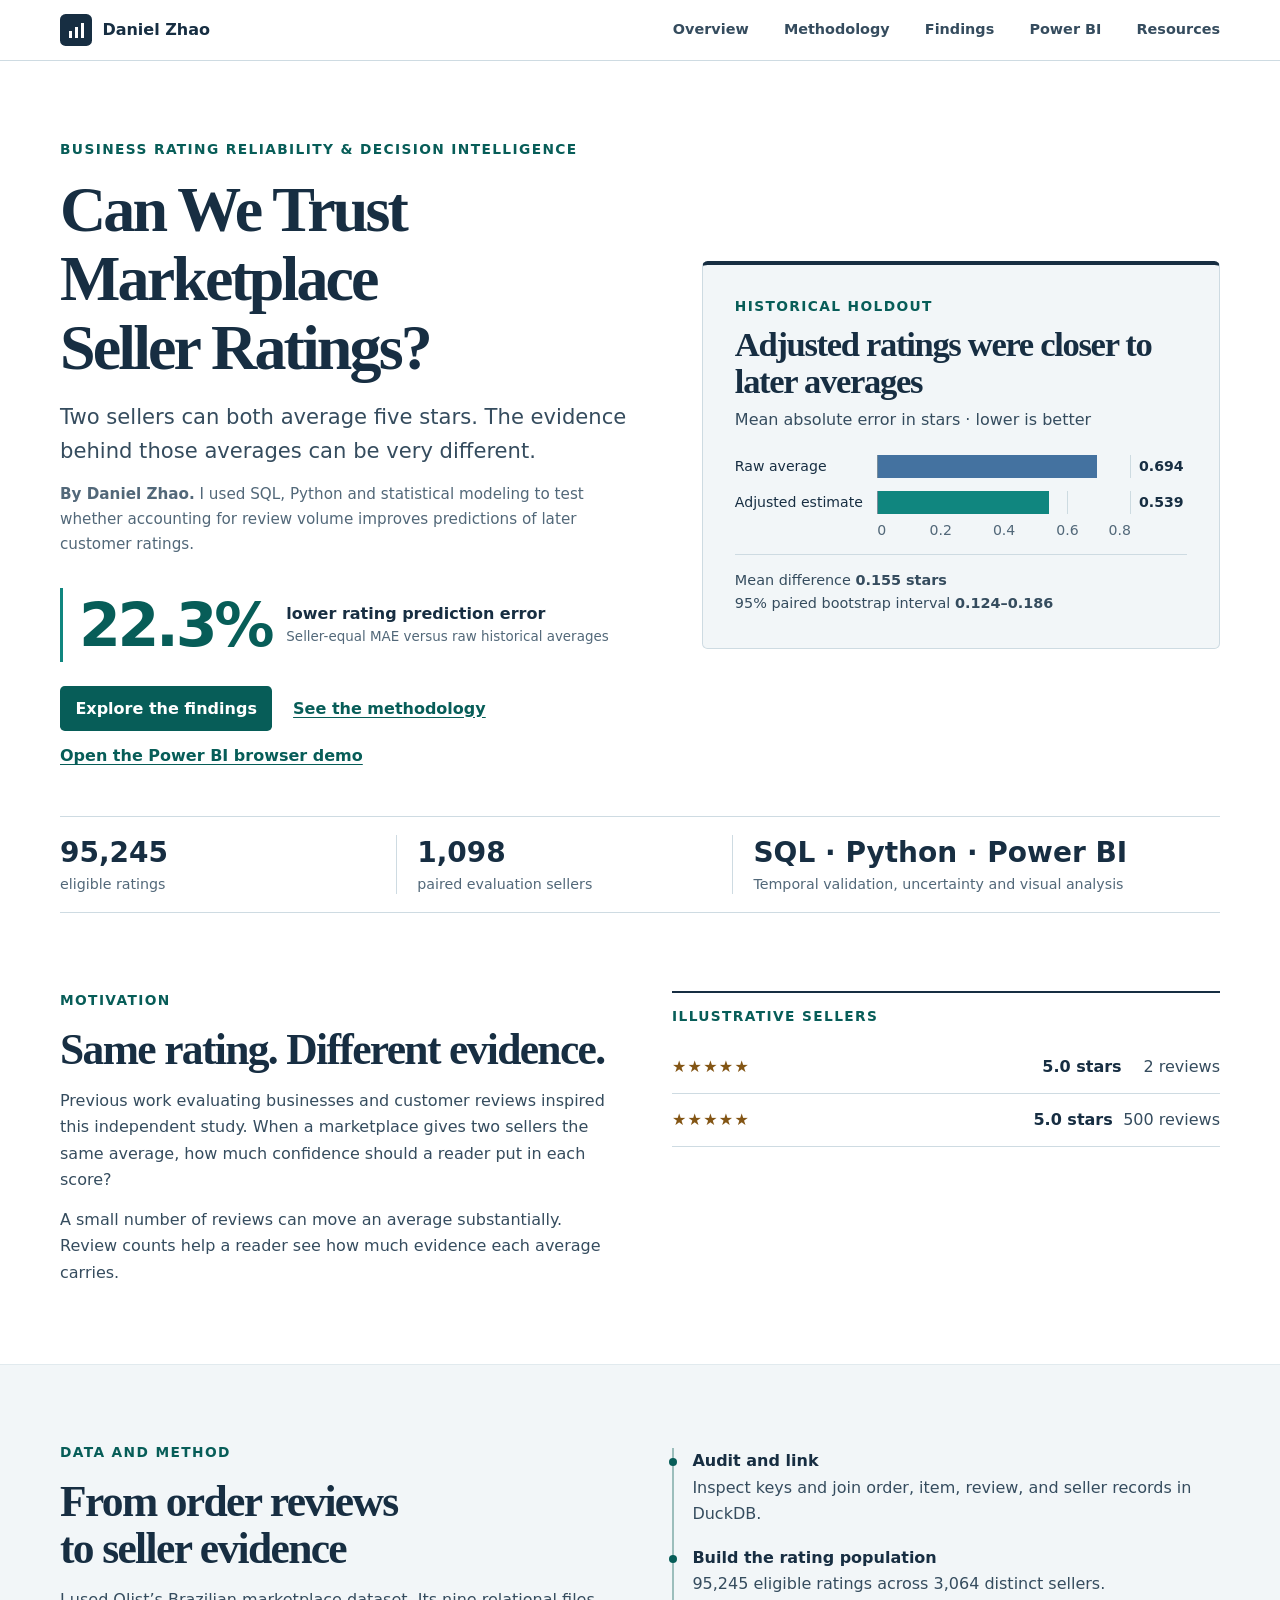
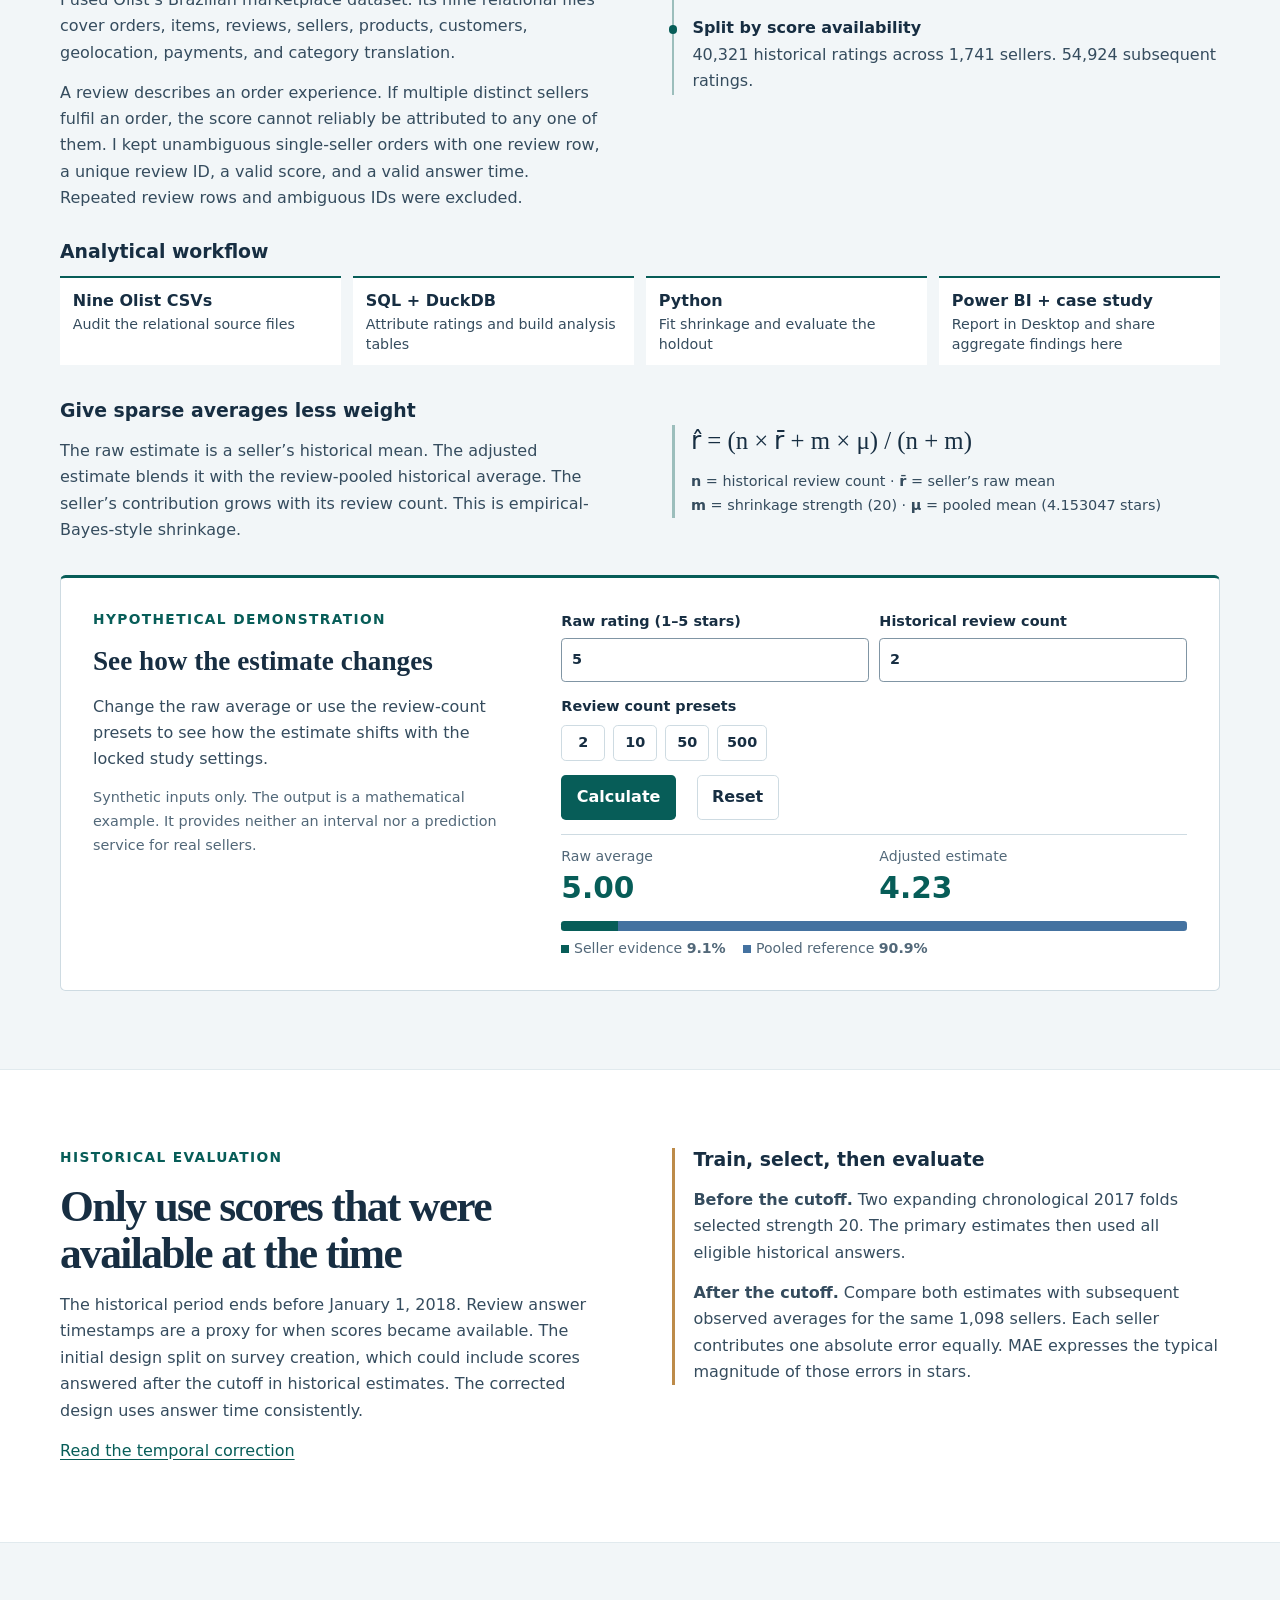
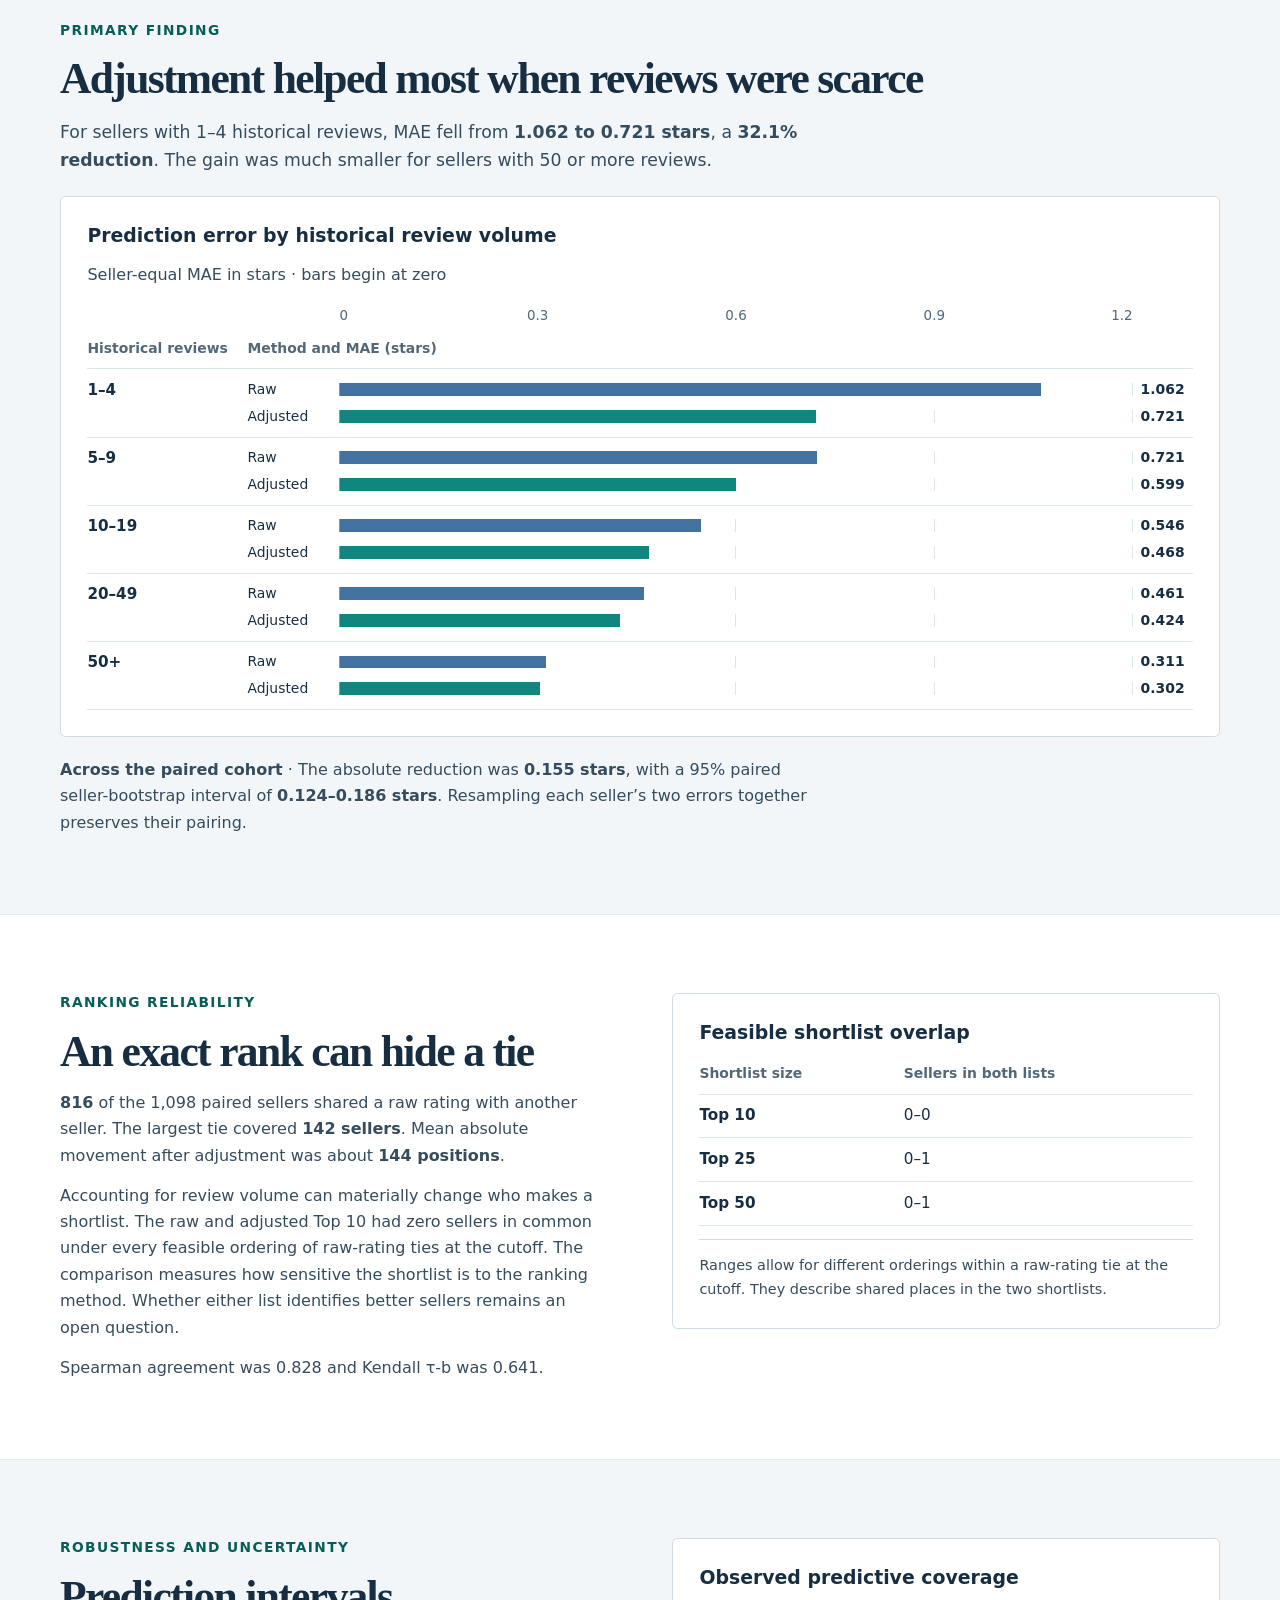
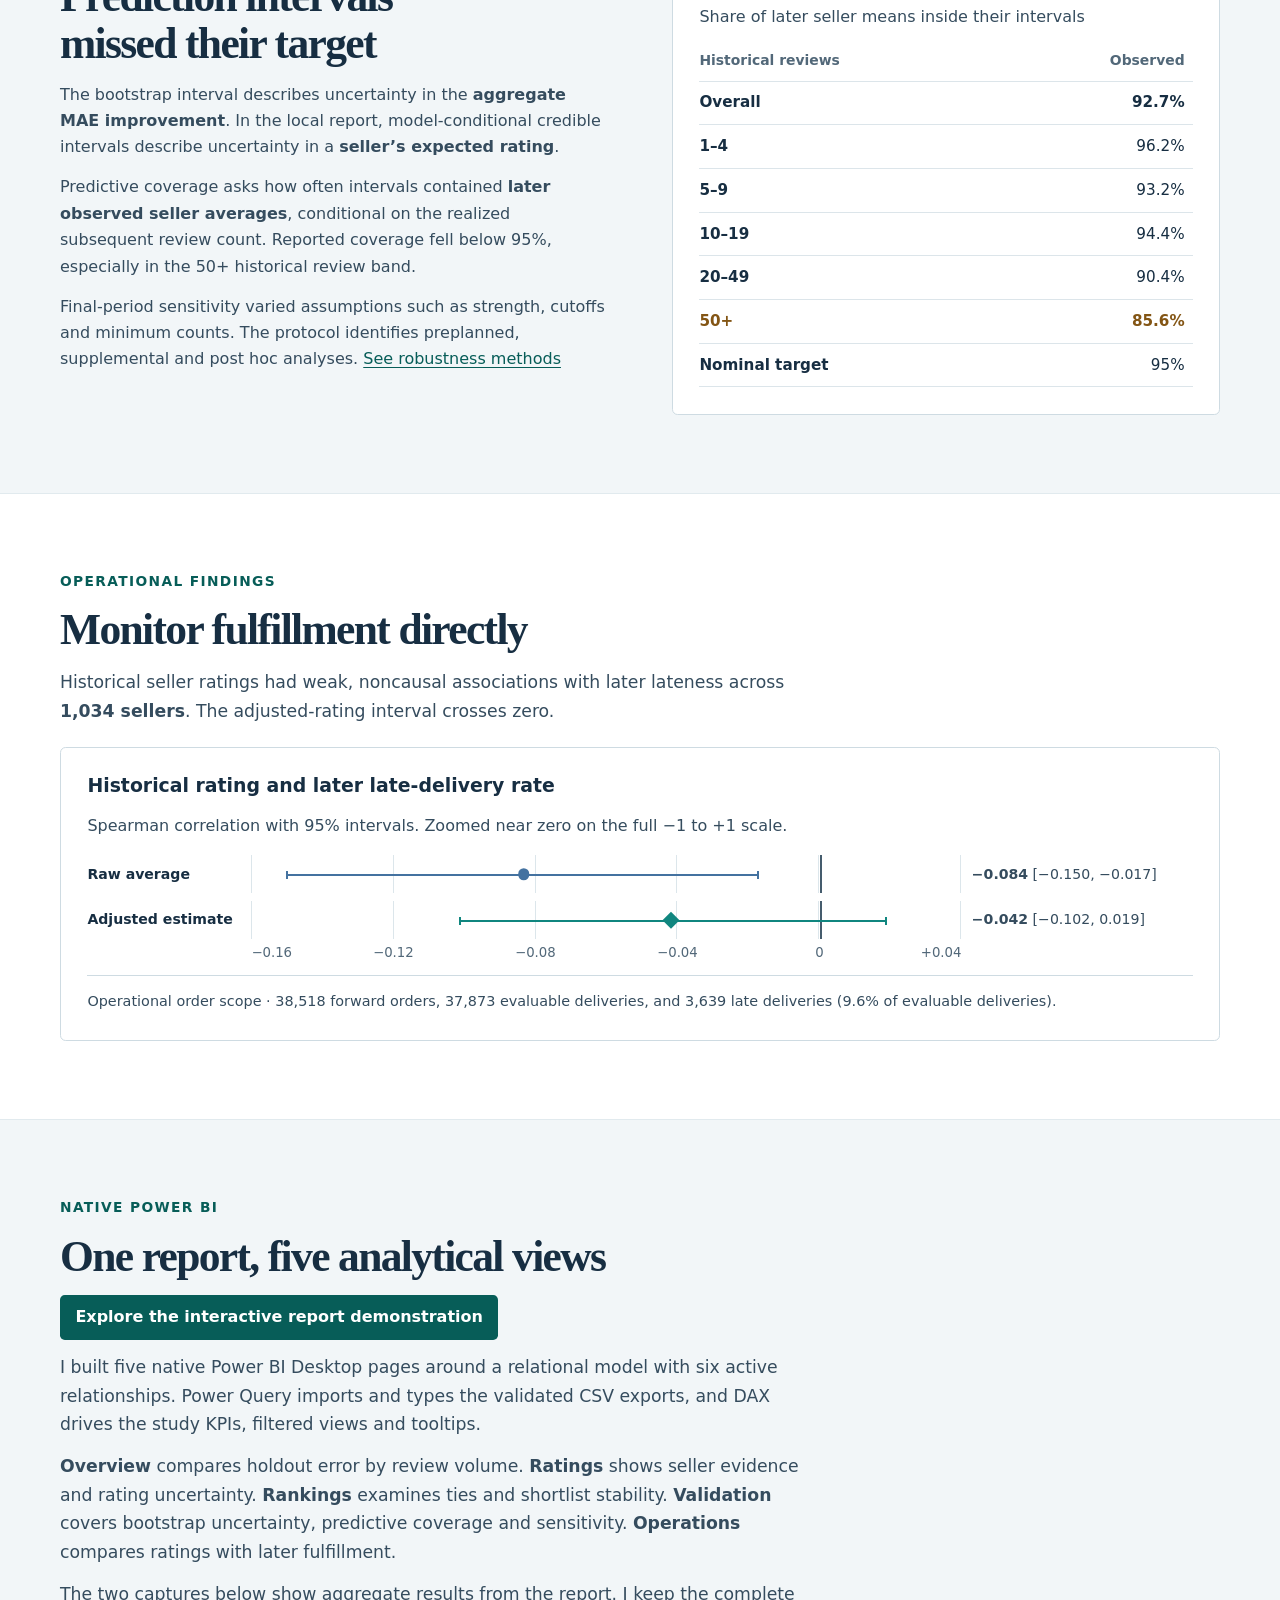
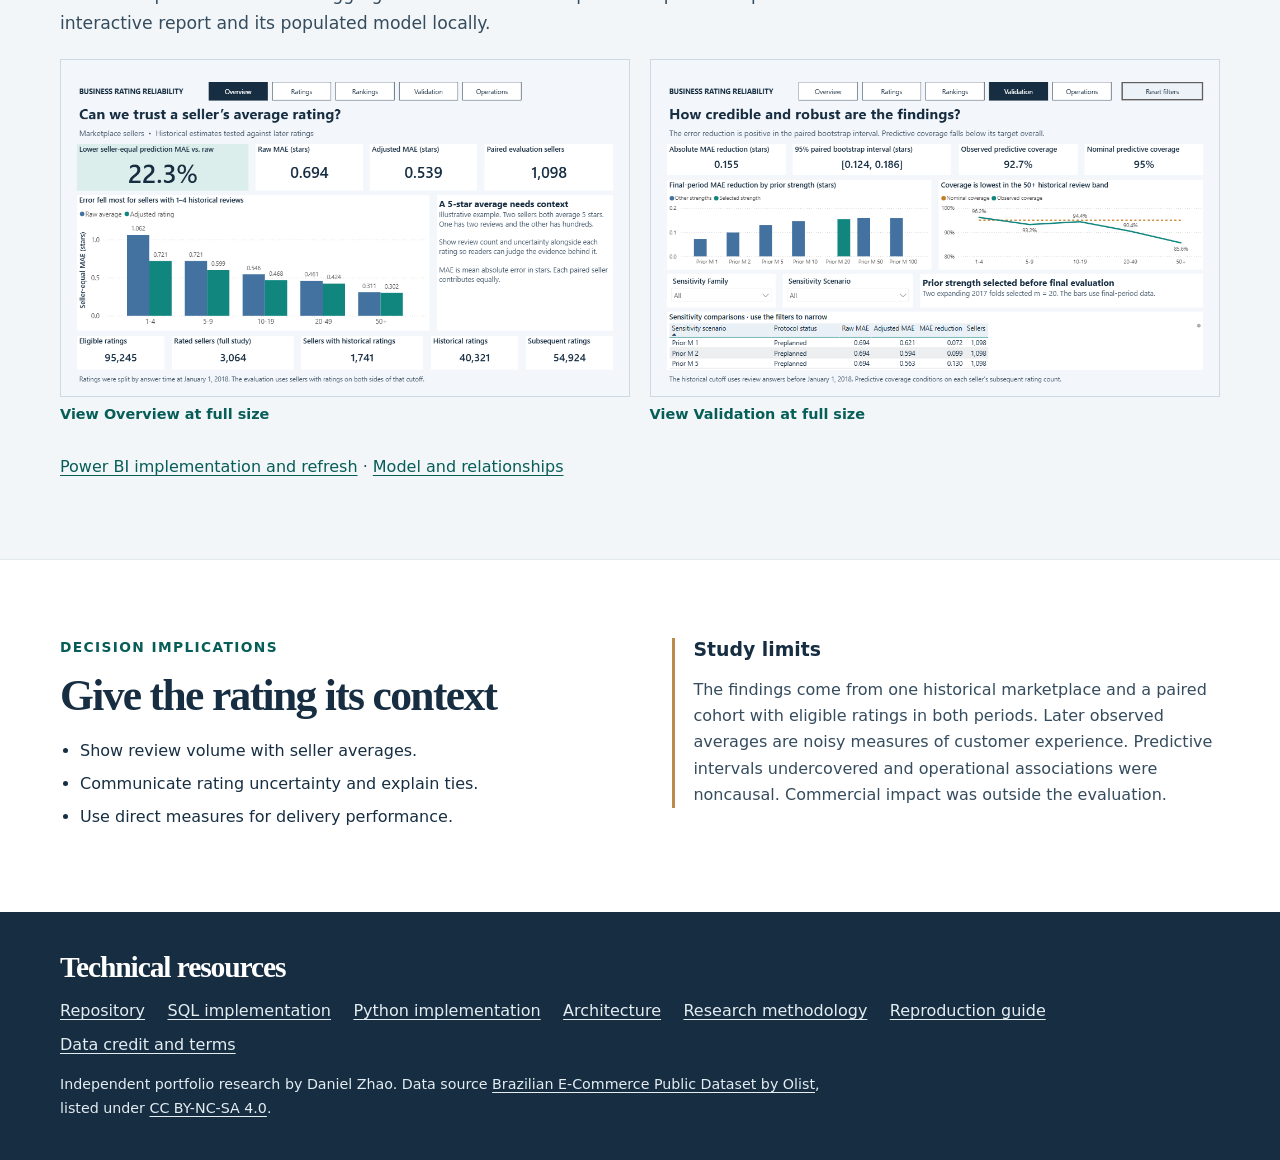
<file: docs/index.html>
<!doctype html>
<html lang="en-CA">
<head>
<meta charset="utf-8">
<meta name="viewport" content="width=device-width, initial-scale=1">
<meta name="description" content="Independent research on rating reliability, review volume, and what seller averages can tell us about later customer experiences.">
<title>Can We Trust Marketplace Seller Ratings? | Daniel Zhao</title>
<link rel="stylesheet" href="assets/styles.css">
<script src="assets/interactive.js" defer></script>
</head>
<body>
<a class="skip" href="#main">Skip to content</a>
<header class="masthead">
  <div class="shell topbar">
    <a class="brand" href="#main"><span class="mark" aria-hidden="true"><i></i><i></i><i></i></span>Daniel Zhao</a>
    <nav aria-label="Case study">
      <a href="#overview">Overview</a><a href="#method">Methodology</a><a href="#findings">Findings</a><a href="#power-bi">Power BI</a><a href="#resources">Resources</a>
    </nav>
  </div>
</header>
<main id="main" tabindex="-1">
  <section class="hero shell" id="overview" aria-labelledby="title" tabindex="-1">
    <div class="hero-copy">
      <p class="eyebrow">Business Rating Reliability &amp; Decision Intelligence</p>
      <h1 id="title">Can We Trust Marketplace Seller Ratings?</h1>
      <p class="lede">Two sellers can both average five stars. The evidence behind those averages can be very different.</p>
      <p class="byline"><strong>By Daniel Zhao.</strong> I used SQL, Python and statistical modeling to test whether accounting for review volume improves predictions of later customer ratings.</p>
      <div class="hero-result">
        <strong>22.3%</strong>
        <span>lower rating prediction error<small>Seller-equal MAE versus raw historical averages</small></span>
      </div>
      <div class="hero-links"><a class="button" href="#findings">Explore the findings</a><a href="#method">See the methodology</a><a href="demo/">Open the Power BI browser demo</a></div>
    </div>
    <figure class="hero-figure">
      <figcaption><span class="eyebrow">Historical holdout</span><h2>Adjusted ratings were closer to later averages</h2><p>Mean absolute error in stars · lower is better</p></figcaption>
      <div class="summary-chart" role="img" aria-label="Raw historical average, 0.694 stars MAE. Adjusted estimate, 0.539 stars MAE. Both bars start at zero.">
        <div aria-hidden="true" class="summary-row"><span>Raw average</span><div class="summary-track"><b class="raw" style="--size:86.711%"></b></div><strong>0.694</strong></div>
        <div aria-hidden="true" class="summary-row"><span>Adjusted estimate</span><div class="summary-track"><b class="adjusted" style="--size:67.365%"></b></div><strong>0.539</strong></div>
        <div aria-hidden="true" class="summary-axis"><b>0</b><b>0.2</b><b>0.4</b><b>0.6</b><b>0.8</b></div>
      </div>
      <p class="figure-note">Mean difference <strong>0.155 stars</strong><br>95% paired bootstrap interval <strong>0.124–0.186</strong></p>
    </figure>
    <div class="study-strip">
      <div><strong>95,245</strong><span>eligible ratings</span></div>
      <div><strong>1,098</strong><span>paired evaluation sellers</span></div>
      <div><strong>SQL · Python · Power BI</strong><span>Temporal validation, uncertainty and visual analysis</span></div>
    </div>
  </section>

  <section class="section shell split" id="motivation">
    <div>
      <p class="eyebrow">Motivation</p>
      <h2>Same rating. Different evidence.</h2>
      <p>Previous work evaluating businesses and customer reviews inspired this independent study. When a marketplace gives two sellers the same average, how much confidence should a reader put in each score?</p>
      <p>A small number of reviews can move an average substantially. Review counts help a reader see how much evidence each average carries.</p>
    </div>
    <figure class="comparison">
      <figcaption class="eyebrow">Illustrative sellers</figcaption>
      <div class="seller"><span class="stars" aria-hidden="true">★★★★★</span><strong>5.0 stars</strong><span>2 reviews</span></div>
      <div class="seller"><span class="stars" aria-hidden="true">★★★★★</span><strong>5.0 stars</strong><span>500 reviews</span></div>
    </figure>
  </section>

  <section class="section tint" id="method" tabindex="-1">
  <div class="shell">
    <div class="split">
      <div>
        <p class="eyebrow">Data and method</p>
        <h2>From order reviews to seller evidence</h2>
        <p>I used Olist’s Brazilian marketplace dataset. Its nine relational files cover orders, items, reviews, sellers, products, customers, geolocation, payments, and category translation.</p>
        <p>A review describes an order experience. If multiple distinct sellers fulfil an order, the score cannot reliably be attributed to any one of them. I kept unambiguous single-seller orders with one review row, a unique review ID, a valid score, and a valid answer time. Repeated review rows and ambiguous IDs were excluded.</p>
      </div>
      <ol class="process" aria-label="Rating attribution and historical split">
        <li><strong>Audit and link</strong><span>Inspect keys and join order, item, review, and seller records in DuckDB.</span></li>
        <li><strong>Build the rating population</strong><span>95,245 eligible ratings across 3,064 distinct sellers.</span></li>
        <li><strong>Split by score availability</strong><span>40,321 historical ratings across 1,741 sellers. 54,924 subsequent ratings.</span></li>
      </ol>
    </div>
    <div class="workflow">
      <h3>Analytical workflow</h3>
      <ol class="workflow-steps" role="list">
        <li><strong>Nine Olist CSVs</strong><span>Audit the relational source files</span></li>
        <li><strong>SQL + DuckDB</strong><span>Attribute ratings and build analysis tables</span></li>
        <li><strong>Python</strong><span>Fit shrinkage and evaluate the holdout</span></li>
        <li><strong>Power BI + case study</strong><span>Report in Desktop and share aggregate findings here</span></li>
      </ol>
    </div>
    <div class="split model">
      <div>
        <h3>Give sparse averages less weight</h3>
        <p>The raw estimate is a seller’s historical mean. The adjusted estimate blends it with the review-pooled historical average. The seller’s contribution grows with its review count. This is empirical-Bayes-style shrinkage.</p>
      </div>
      <div class="formula">
        <p class="equation" aria-label="Adjusted rating equals n times r bar plus m times mu, divided by n plus m.">r̂ = (n × r̄ + m × μ) / (n + m)</p>
        <p><b>n</b> = historical review count · <b>r̄</b> = seller’s raw mean<br><b>m</b> = shrinkage strength (20) · <b>μ</b> = pooled mean (4.153047 stars)</p>
      </div>
    </div>
    <div class="demo" id="calculator">
      <div class="demo-copy">
        <p class="eyebrow">Hypothetical demonstration</p>
        <h3>See how the estimate changes</h3>
        <p>Change the raw average or use the review-count presets to see how the estimate shifts with the locked study settings.</p>
        <p class="subtle">Synthetic inputs only. The output is a mathematical example. It provides neither an interval nor a prediction service for real sellers.</p>
      </div>
      <form id="shrinkage" data-reference="4.153046799434538" data-strength="20">
        <div class="inputs">
          <label for="rating">Raw rating (1–5 stars)<input id="rating" name="rating" type="number" min="1" max="5" step="0.01" value="5" required></label>
          <label for="reviews">Historical review count<input id="reviews" name="reviews" type="number" min="1" max="10000" step="1" value="2" required></label>
        </div>
        <fieldset class="presets" id="review-presets" hidden>
          <legend>Review count presets</legend>
          <div class="preset-options">
            <button class="quiet" type="button" data-reviews="2" aria-label="Set review count to 2">2</button>
            <button class="quiet" type="button" data-reviews="10" aria-label="Set review count to 10">10</button>
            <button class="quiet" type="button" data-reviews="50" aria-label="Set review count to 50">50</button>
            <button class="quiet" type="button" data-reviews="500" aria-label="Set review count to 500">500</button>
          </div>
        </fieldset>
        <div class="buttons"><button type="submit">Calculate</button><button class="quiet" type="reset">Reset</button></div>
        <div class="demo-results" id="demo-results" role="status" aria-live="polite" aria-atomic="true">
          <div><span>Raw average</span><strong id="demo-raw">5.00</strong></div>
          <div><span>Adjusted estimate</span><strong id="demo-adjusted">4.23</strong></div>
          <div class="weighting">
            <div class="weight-bar" aria-hidden="true"></div>
            <p class="weight-labels"><span class="seller-weight">Seller evidence <b id="seller-weight">9.1%</b></span><span class="reference-weight">Pooled reference <b id="reference-weight">90.9%</b></span></p>
          </div>
        </div>
        <noscript><p>Enable JavaScript to change the example. The displayed result uses two reviews at 5.00 stars.</p></noscript>
      </form>
    </div>
  </div>
  </section>

  <section class="section shell split" id="evaluation">
    <div>
      <p class="eyebrow">Historical evaluation</p>
      <h2>Only use scores that were available at the time</h2>
      <p>The historical period ends before <time datetime="2018-01-01">January 1, 2018</time>. Review answer timestamps are a proxy for when scores became available. The initial design split on survey creation, which could include scores answered after the cutoff in historical estimates. The corrected design uses answer time consistently.</p>
      <p><a href="https://github.com/DanielZhao0422/business-rating-reliability/blob/main/docs/temporal_availability_amendment.md">Read the temporal correction</a></p>
    </div>
    <div class="evaluation-note">
      <h3>Train, select, then evaluate</h3>
      <p><strong>Before the cutoff.</strong> Two expanding chronological 2017 folds selected strength 20. The primary estimates then used all eligible historical answers.</p>
      <p><strong>After the cutoff.</strong> Compare both estimates with subsequent observed averages for the same 1,098 sellers. Each seller contributes one absolute error equally. MAE expresses the typical magnitude of those errors in stars.</p>
    </div>
  </section>

  <section class="section tint" id="findings" tabindex="-1">
  <div class="shell">
    <p class="eyebrow">Primary finding</p>
    <h2>Adjustment helped most when reviews were scarce</h2>
    <p class="measure">For sellers with 1–4 historical reviews, MAE fell from <strong>1.062 to 0.721 stars</strong>, a <strong>32.1% reduction</strong>. The gain was much smaller for sellers with 50 or more reviews.</p>
    <figure class="panel">
      <figcaption><h3>Prediction error by historical review volume</h3><p>Seller-equal MAE in stars · bars begin at zero</p></figcaption>
      <div class="band-axis" aria-hidden="true"><span>0</span><span>0.3</span><span>0.6</span><span>0.9</span><span>1.2</span></div>
      <table class="band-table">
        <thead><tr><th scope="col">Historical reviews</th><th scope="col">Method and MAE (stars)</th></tr></thead>
        <tbody>
          <tr><th scope="row">1–4</th><td><div class="band-line"><span>Raw</span><div class="band-track" aria-hidden="true"><b class="raw" style="--size:88.486%"></b></div><strong>1.062</strong></div><div class="band-line"><span>Adjusted</span><div class="band-track" aria-hidden="true"><b class="adjusted" style="--size:60.065%"></b></div><strong>0.721</strong></div></td></tr>
          <tr><th scope="row">5–9</th><td><div class="band-line"><span>Raw</span><div class="band-track" aria-hidden="true"><b class="raw" style="--size:60.124%"></b></div><strong>0.721</strong></div><div class="band-line"><span>Adjusted</span><div class="band-track" aria-hidden="true"><b class="adjusted" style="--size:49.944%"></b></div><strong>0.599</strong></div></td></tr>
          <tr><th scope="row">10–19</th><td><div class="band-line"><span>Raw</span><div class="band-track" aria-hidden="true"><b class="raw" style="--size:45.489%"></b></div><strong>0.546</strong></div><div class="band-line"><span>Adjusted</span><div class="band-track" aria-hidden="true"><b class="adjusted" style="--size:38.979%"></b></div><strong>0.468</strong></div></td></tr>
          <tr><th scope="row">20–49</th><td><div class="band-line"><span>Raw</span><div class="band-track" aria-hidden="true"><b class="raw" style="--size:38.376%"></b></div><strong>0.461</strong></div><div class="band-line"><span>Adjusted</span><div class="band-track" aria-hidden="true"><b class="adjusted" style="--size:35.350%"></b></div><strong>0.424</strong></div></td></tr>
          <tr><th scope="row">50+</th><td><div class="band-line"><span>Raw</span><div class="band-track" aria-hidden="true"><b class="raw" style="--size:25.954%"></b></div><strong>0.311</strong></div><div class="band-line"><span>Adjusted</span><div class="band-track" aria-hidden="true"><b class="adjusted" style="--size:25.165%"></b></div><strong>0.302</strong></div></td></tr>
        </tbody>
      </table>
    </figure>
    <p class="takeaway"><strong>Across the paired cohort</strong> · The absolute reduction was <strong>0.155 stars</strong>, with a 95% paired seller-bootstrap interval of <strong>0.124–0.186 stars</strong>. Resampling each seller’s two errors together preserves their pairing.</p>
  </div>
  </section>

  <section class="section shell split" id="rankings">
    <div>
      <p class="eyebrow">Ranking reliability</p>
      <h2>An exact rank can hide a tie</h2>
      <p><strong>816</strong> of the 1,098 paired sellers shared a raw rating with another seller. The largest tie covered <strong>142 sellers</strong>. Mean absolute movement after adjustment was about <strong>144 positions</strong>.</p>
      <p>Accounting for review volume can materially change who makes a shortlist. The raw and adjusted Top 10 had zero sellers in common under every feasible ordering of raw-rating ties at the cutoff. The comparison measures how sensitive the shortlist is to the ranking method. Whether either list identifies better sellers remains an open question.</p>
      <p>Spearman agreement was 0.828 and Kendall τ-b was 0.641.</p>
    </div>
    <div class="panel">
      <table><caption>Feasible shortlist overlap</caption>
        <thead><tr><th scope="col">Shortlist size</th><th scope="col">Sellers in both lists</th></tr></thead>
        <tbody><tr><th scope="row">Top 10</th><td>0–0</td></tr><tr><th scope="row">Top 25</th><td>0–1</td></tr><tr><th scope="row">Top 50</th><td>0–1</td></tr></tbody>
      </table>
      <p class="figure-note">Ranges allow for different orderings within a raw-rating tie at the cutoff. They describe shared places in the two shortlists.</p>
    </div>
  </section>

  <section class="section tint" id="uncertainty">
    <div class="shell split">
      <div>
        <p class="eyebrow">Robustness and uncertainty</p>
        <h2>Prediction intervals missed their target</h2>
        <p>The bootstrap interval describes uncertainty in the <strong>aggregate MAE improvement</strong>. In the local report, model-conditional credible intervals describe uncertainty in a <strong>seller’s expected rating</strong>.</p>
        <p>Predictive coverage asks how often intervals contained <strong>later observed seller averages</strong>, conditional on the realized subsequent review count. Reported coverage fell below 95%, especially in the 50+ historical review band.</p>
        <p>Final-period sensitivity varied assumptions such as strength, cutoffs and minimum counts. The protocol identifies preplanned, supplemental and post hoc analyses. <a href="https://github.com/DanielZhao0422/business-rating-reliability/blob/main/docs/phase3c_methodology.md">See robustness methods</a></p>
      </div>
      <figure class="panel coverage">
        <figcaption><h3>Observed predictive coverage</h3><p>Share of later seller means inside their intervals</p></figcaption>
        <table><thead><tr><th scope="col">Historical reviews</th><th scope="col">Observed</th></tr></thead>
          <tbody><tr><th scope="row">Overall</th><td><strong>92.7%</strong></td></tr>
          <tr><th scope="row">1–4</th><td>96.2%</td></tr>
          <tr><th scope="row">5–9</th><td>93.2%</td></tr>
          <tr><th scope="row">10–19</th><td>94.4%</td></tr>
          <tr><th scope="row">20–49</th><td>90.4%</td></tr>
          <tr class="low"><th scope="row">50+</th><td>85.6%</td></tr></tbody>
          <tfoot><tr><th scope="row">Nominal target</th><td>95%</td></tr></tfoot>
        </table>
      </figure>
    </div>
  </section>

  <section class="section shell" id="operations">
    <p class="eyebrow">Operational findings</p>
    <h2>Monitor fulfillment directly</h2>
    <p class="measure">Historical seller ratings had weak, noncausal associations with later lateness across <strong>1,034 sellers</strong>. The adjusted-rating interval crosses zero.</p>
    <figure class="panel forest">
      <figcaption><h3>Historical rating and later late-delivery rate</h3><p>Spearman correlation with 95% intervals. Zoomed near zero on the full −1 to +1 scale.</p></figcaption>
      <div class="forest-chart" role="img" aria-label="Raw −0.084, 95% interval −0.150 to −0.017. Adjusted −0.042, 95% interval −0.102 to 0.019. The adjusted interval crosses zero.">
        <div class="forest-row raw-series" aria-hidden="true"><strong>Raw average</strong><div class="forest-track" style="--series:var(--raw);--lo:4.782%;--hi:71.398%;--point:38.244%"><i class="interval"></i><i class="dot"></i></div><p><b>−0.084</b> [−0.150, −0.017]</p></div>
          <div class="forest-row adjusted-series" aria-hidden="true"><strong>Adjusted estimate</strong><div class="forest-track" style="--series:var(--adj);--lo:29.155%;--hi:89.523%;--point:59.109%"><i class="interval"></i><i class="dot"></i></div><p><b>−0.042</b> [−0.102, 0.019]</p></div>
        <div aria-hidden="true" class="forest-axis"><span>−0.16</span><span>−0.12</span><span>−0.08</span><span>−0.04</span><span>0</span><span>+0.04</span></div>
      </div>
      <p class="figure-note">Operational order scope · 38,518 forward orders, 37,873 evaluable deliveries, and 3,639 late deliveries (9.6% of evaluable deliveries).</p>
    </figure>
  </section>

  <section class="section tint" id="power-bi" tabindex="-1">
    <div class="shell">
      <p class="eyebrow">Native Power BI</p>
      <h2>One report, five analytical views</h2>
      <p><a class="button" href="demo/">Explore the interactive report demonstration</a></p>
      <p class="measure">I built five native Power BI Desktop pages around a relational model with six active relationships. Power Query imports and types the validated CSV exports, and DAX drives the study KPIs, filtered views and tooltips.</p>
      <p class="measure"><strong>Overview</strong> compares holdout error by review volume. <strong>Ratings</strong> shows seller evidence and rating uncertainty. <strong>Rankings</strong> examines ties and shortlist stability. <strong>Validation</strong> covers bootstrap uncertainty, predictive coverage and sensitivity. <strong>Operations</strong> compares ratings with later fulfillment.</p>
      <p class="measure">The two captures below show aggregate results from the report. I keep the complete interactive report and its populated model locally.</p>
      <div class="report-images">
        <figure><a class="report-image-link" href="assets/images/power-bi-overview.png" aria-labelledby="overview-link" aria-describedby="overview-capture"><img id="overview-capture" src="assets/images/power-bi-overview.png" width="1016" height="601" loading="lazy" alt="Power BI Overview showing 22.3% lower seller-equal MAE, with the largest decrease in the 1–4 review band."><span id="overview-link">View Overview at full size</span></a></figure>
        <figure><a class="report-image-link" href="assets/images/power-bi-validation.png" aria-labelledby="validation-link" aria-describedby="validation-capture"><img id="validation-capture" src="assets/images/power-bi-validation.png" width="1016" height="601" loading="lazy" alt="Power BI Validation showing the paired bootstrap interval, the selected prior strength, and lower-than-nominal predictive coverage."><span id="validation-link">View Validation at full size</span></a></figure>
      </div>
      <p><a href="https://github.com/DanielZhao0422/business-rating-reliability/blob/main/docs/powerbi_import_guide.md">Power BI implementation and refresh</a> · <a href="https://github.com/DanielZhao0422/business-rating-reliability/blob/main/docs/powerbi_data_model.md">Model and relationships</a></p>
    </div>
  </section>

  <section class="section shell split" id="conclusions">
    <div>
      <p class="eyebrow">Decision implications</p>
      <h2>Give the rating its context</h2>
      <ul class="recommendations"><li>Show review volume with seller averages.</li><li>Communicate rating uncertainty and explain ties.</li><li>Use direct measures for delivery performance.</li></ul>
    </div>
    <div class="limitations">
      <h3>Study limits</h3>
      <p>The findings come from one historical marketplace and a paired cohort with eligible ratings in both periods. Later observed averages are noisy measures of customer experience. Predictive intervals undercovered and operational associations were noncausal. Commercial impact was outside the evaluation.</p>
    </div>
  </section>
</main>

<footer id="resources" tabindex="-1">
  <div class="shell">
    <h2>Technical resources</h2>
    <div class="resource-links">
      <a href="https://github.com/DanielZhao0422/business-rating-reliability">Repository</a>
      <a href="https://github.com/DanielZhao0422/business-rating-reliability/tree/main/sql/olist">SQL implementation</a>
      <a href="https://github.com/DanielZhao0422/business-rating-reliability/tree/main/src/rating_reliability">Python implementation</a>
      <a href="https://github.com/DanielZhao0422/business-rating-reliability/blob/main/docs/architecture.md">Architecture</a>
      <a href="https://github.com/DanielZhao0422/business-rating-reliability/blob/main/docs/methodology.md">Research methodology</a>
      <a href="https://github.com/DanielZhao0422/business-rating-reliability/blob/main/docs/reproducibility.md">Reproduction guide</a>
      <a href="https://github.com/DanielZhao0422/business-rating-reliability/blob/main/docs/data_attribution.md">Data credit and terms</a>
    </div>
    <p>Independent portfolio research by Daniel Zhao. Data source <a href="https://www.kaggle.com/datasets/olistbr/brazilian-ecommerce">Brazilian E-Commerce Public Dataset by Olist</a>, listed under <a href="https://creativecommons.org/licenses/by-nc-sa/4.0/">CC BY-NC-SA 4.0</a>.</p>
  </div>
</footer>
</body>
</html>
</file>
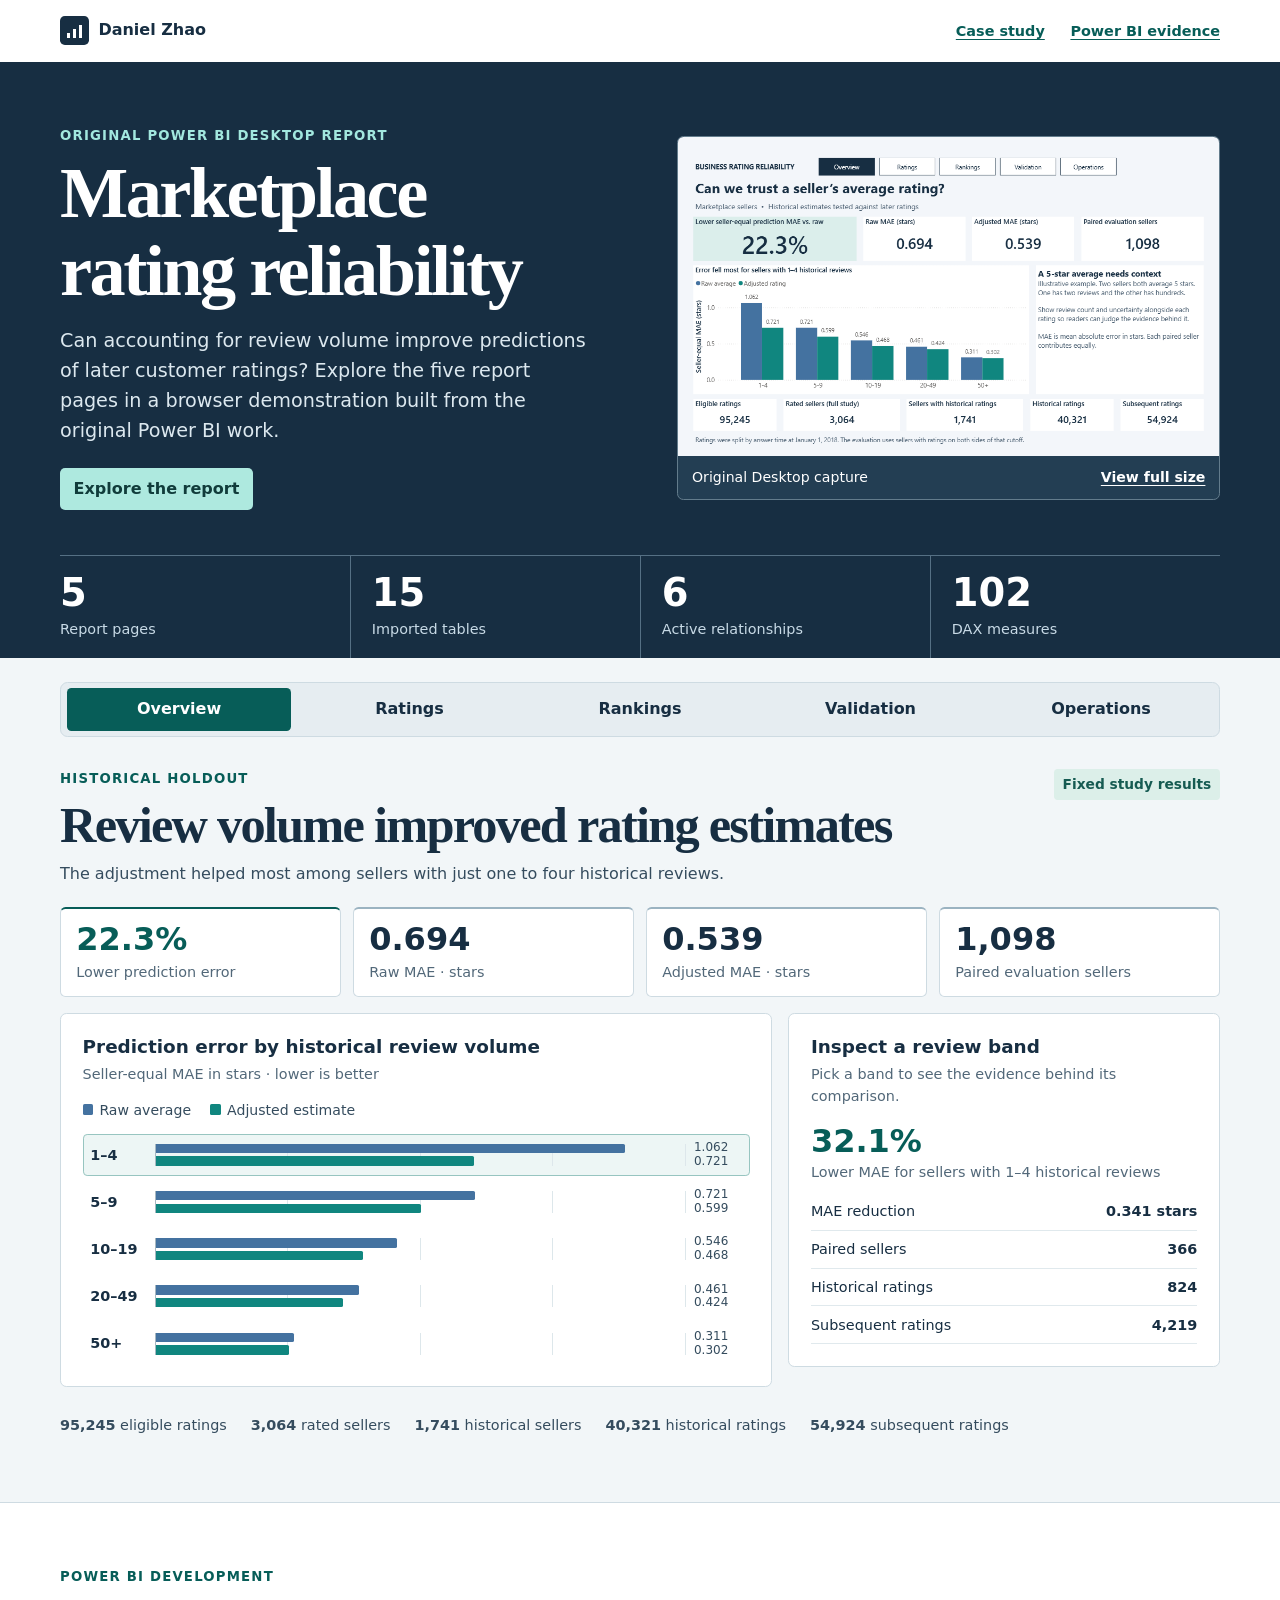
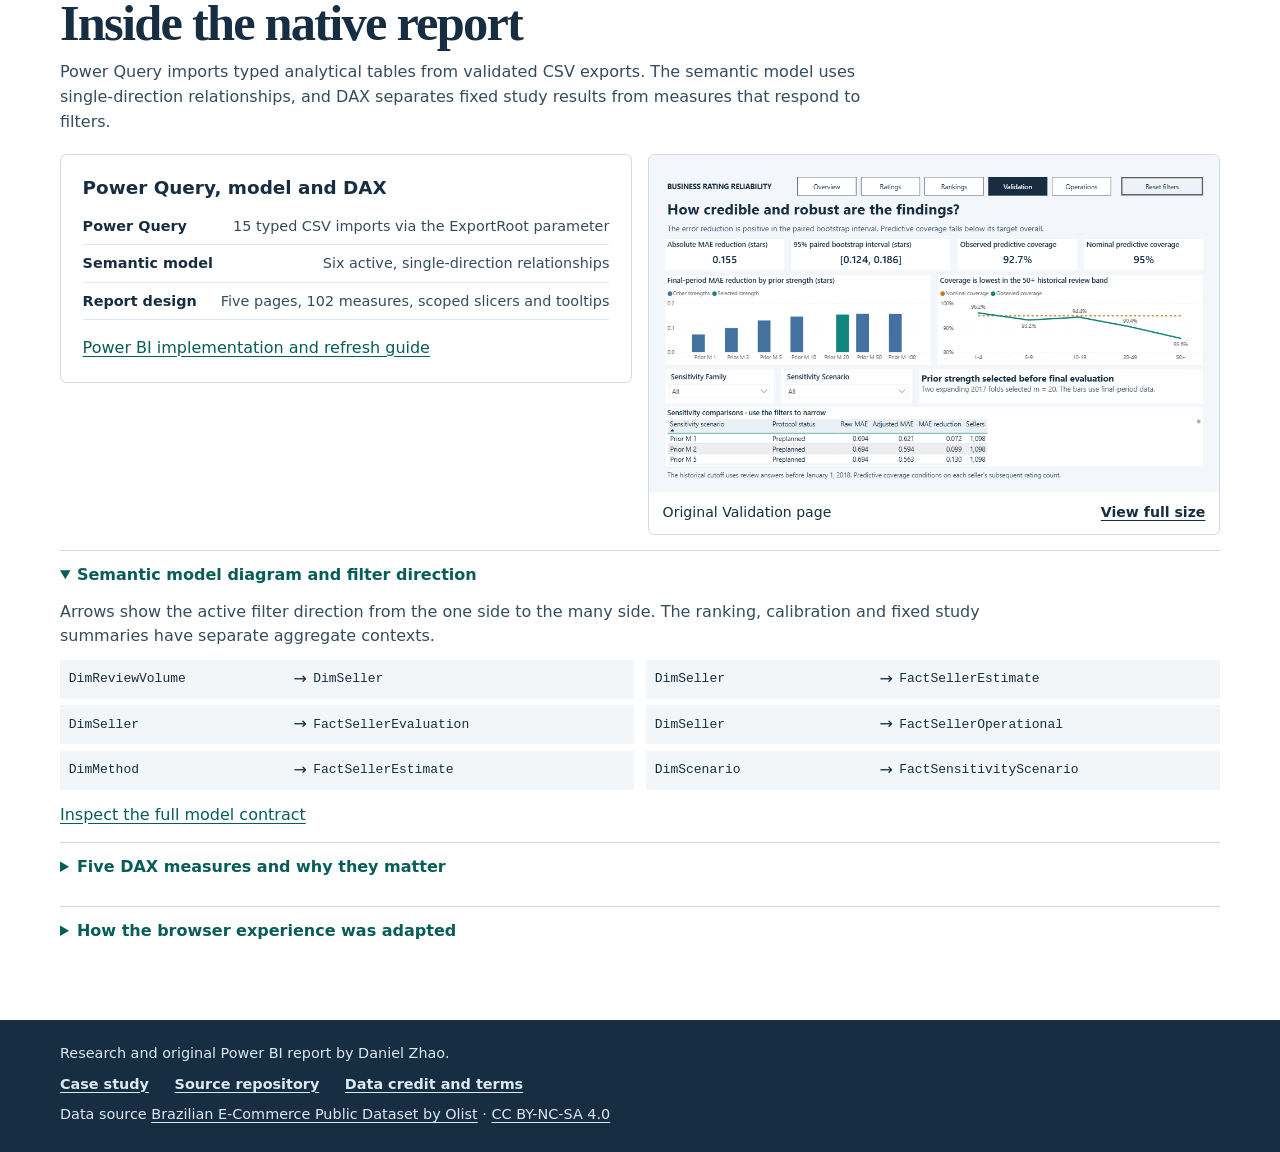
<file: docs/demo/index.html>
<!doctype html>
<html lang="en-CA">
<head>
  <meta charset="utf-8">
  <meta name="viewport" content="width=device-width, initial-scale=1">
  <meta name="description" content="Explore the findings and original Power BI Desktop implementation of Daniel Zhao’s marketplace seller-rating reliability study.">
  <title>Power BI Report Demonstration · Daniel Zhao</title>
  <link rel="stylesheet" href="demo.css">
  <script type="module" src="demo.js"></script>
</head>
<body>
<a class="skip" href="#report">Skip to report</a>
<header class="masthead">
  <div class="shell masthead-inner">
    <a class="brand" href="../"><span class="mark" aria-hidden="true"><i></i><i></i><i></i></span>Daniel Zhao</a>
    <nav aria-label="Project"><a href="../">Case study</a><a href="#power-bi-evidence">Power BI evidence</a></nav>
  </div>
</header>
<main>
  <header class="intro">
    <div class="shell">
      <div class="intro-grid">
        <div>
          <p class="eyebrow">Original Power BI Desktop report</p>
          <h1>Marketplace rating reliability</h1>
          <p class="lede">Can accounting for review volume improve predictions of later customer ratings? Explore the five report pages in a browser demonstration built from the original Power BI work.</p>
          <a class="primary" href="#report">Explore the report</a>
        </div>
        <figure class="hero-capture">
          <a href="../assets/images/power-bi-overview.png">
            <img src="../assets/images/power-bi-overview.png" width="1016" height="601" alt="Original Power BI Overview page with holdout prediction error and the review-volume comparison.">
            <span class="capture-caption">Original Desktop capture <span>View full size</span></span>
          </a>
        </figure>
      </div>
      <dl class="inventory" aria-label="Verified original Power BI implementation">
        <div><dt>Report pages</dt><dd>5</dd></div>
        <div><dt>Imported tables</dt><dd>15</dd></div>
        <div><dt>Active relationships</dt><dd>6</dd></div>
        <div><dt>DAX measures</dt><dd>102</dd></div>
      </dl>
    </div>
  </header>

  <section class="report shell" id="report" tabindex="-1" aria-label="Interactive report demonstration">
    <noscript><p class="notice">Enable JavaScript to explore the browser demonstration. The Power BI captures and technical links are available below.</p></noscript>
    <p id="load-error" class="notice" role="alert" hidden>The report data could not load. Reload this page to try again.</p>
    <div class="page-nav" role="tablist" aria-label="Report pages" hidden>
      <button id="tab-overview" role="tab" aria-controls="overview" aria-selected="true">Overview</button>
      <button id="tab-ratings" role="tab" aria-controls="ratings" aria-selected="false" tabindex="-1">Ratings</button>
      <button id="tab-rankings" role="tab" aria-controls="rankings" aria-selected="false" tabindex="-1">Rankings</button>
      <button id="tab-validation" role="tab" aria-controls="validation" aria-selected="false" tabindex="-1">Validation</button>
      <button id="tab-operations" role="tab" aria-controls="operations" aria-selected="false" tabindex="-1">Operations</button>
    </div>

    <section id="overview" class="page" role="tabpanel" aria-labelledby="tab-overview" tabindex="0" hidden>
      <div class="page-heading">
        <div><p class="eyebrow">Historical holdout</p><h2>Review volume improved rating estimates</h2>
        <p>The adjustment helped most among sellers with just one to four historical reviews.</p></div>
        <span class="tag">Fixed study results</span>
      </div>
      <div class="kpis" id="overview-kpis"></div>
      <div class="grid overview-grid">
        <section class="card chart-card" aria-labelledby="mae-title">
          <div class="card-head"><h3 id="mae-title">Prediction error by historical review volume</h3><p>Seller-equal MAE in stars · lower is better</p></div>
          <div class="legend"><span class="raw-key">Raw average</span><span class="adjusted-key">Adjusted estimate</span></div>
          <div id="volume-chart" class="volume-chart"></div>
        </section>
        <section class="card" aria-labelledby="band-title">
          <div class="card-head"><h3 id="band-title">Inspect a review band</h3><p>Pick a band to see the evidence behind its comparison.</p></div>
          <div id="volume-detail" aria-live="polite"></div>
        </section>
      </div>
      <div id="study-scope" class="scope" aria-label="Study populations"></div>
    </section>

    <section id="ratings" class="page" role="tabpanel" aria-labelledby="tab-ratings" tabindex="0" hidden>
      <div class="page-heading">
        <div><p class="eyebrow">Synthetic demonstration</p><h2>See how review volume changes the estimate</h2>
        <p>These fictional sellers were constructed independently. Select a point or seller to compare the raw and adjusted ratings.</p></div>
        <span class="tag synthetic">Fictional data</span>
      </div>
      <div class="control-bar">
        <label>Historical review band<select id="rating-band"><option value="all">All bands</option></select></label>
        <label>Fictional seller<select id="rating-seller"></select></label>
        <button class="secondary" id="rating-reset" type="button">Reset filters</button>
      </div>
      <div class="grid ratings-grid">
        <section class="card chart-card">
          <div class="card-head"><h3>Rating adjustment by review count</h3><p>Each point is a fictional seller. The horizontal axis uses a log scale.</p></div>
          <div id="seller-scatter"></div>
          <div id="rating-bands" class="band-strip"></div>
        </section>
        <section class="card">
          <div class="card-head"><h3>Selected seller evidence</h3><p id="rating-count"></p></div>
          <div id="seller-detail" aria-live="polite"></div>
          <p id="rating-settings" class="caption"></p>
          <details class="custom">
            <summary>Try your own inputs</summary>
            <form id="custom-rating">
              <label>Raw rating<input name="raw" type="number" required min="1" max="5" step="0.01" value="5"></label>
              <label>Historical reviews<input name="count" type="number" required min="1" max="10000" step="1" value="2"></label>
              <button type="submit" class="secondary">Calculate</button>
              <output id="custom-result" aria-live="polite"></output>
            </form>
          </details>
        </section>
      </div>
      <p class="caption">The browser links fictional selections to the evidence card. The native scatter provides real seller detail and model-conditional intervals locally. The browser example displays point estimates.</p>
    </section>

    <section id="rankings" class="page" role="tabpanel" aria-labelledby="tab-rankings" tabindex="0" hidden>
      <div class="page-heading">
        <div><p class="eyebrow">Ranking sensitivity</p><h2>Adjustment can change a shortlist</h2>
        <p>In the study, the raw and adjusted Top 10 shared zero sellers under every feasible ordering of ties at the raw cutoff.</p></div>
        <span class="tag">Fixed study results</span>
      </div>
      <div class="kpis" id="ranking-kpis"></div>
      <div class="grid">
        <section class="card">
          <div class="card-head"><h3>Shortlist overlap</h3><p>Compare the same 1,098 paired sellers. The selector scopes this table.</p></div>
          <div class="inline-controls"><label>Shortlist size<select id="rank-k"><option value="all">All sizes</option><option value="10">Top 10</option><option value="25">Top 25</option><option value="50">Top 50</option></select></label><button id="rank-reset" class="secondary" type="button">Reset</button></div>
          <table><thead><tr><th scope="col">Size</th><th scope="col">Feasible overlap</th><th scope="col">Fractional overlap</th></tr></thead><tbody id="rank-table"></tbody></table>
          <p class="caption" id="rank-summary" aria-live="polite"></p>
          <p class="caption">Fractional overlap assumes uniform ordering within the boundary tie. The comparison measures sensitivity. Which ranking identifies better sellers remains an open question.</p>
        </section>
        <section class="card synthetic-card">
          <div class="card-head"><p class="eyebrow">Fictional sellers</p><h3>See the order change</h3><p>Sort the same six examples by raw or adjusted rating. Ties receive their average rank.</p></div>
          <fieldset class="choices"><legend>Order by</legend><label><input name="toy-order" type="radio" value="raw" checked> Raw rating</label><label><input name="toy-order" type="radio" value="adjusted"> Adjusted rating</label></fieldset>
          <table><thead><tr><th scope="col">Seller</th><th scope="col">Raw rank</th><th scope="col">Adj. rank</th><th scope="col">Movement</th></tr></thead><tbody id="toy-ranking"></tbody></table>
          <p class="caption" id="toy-summary" aria-live="polite"></p>
          <p class="caption">Brook and Harbor both start at 5.00 stars. With two reviews, Brook moves closer to the pooled reference than Harbor does with eleven.</p>
        </section>
      </div>
    </section>

    <section id="validation" class="page" role="tabpanel" aria-labelledby="tab-validation" tabindex="0" hidden>
      <div class="page-heading">
        <div><p class="eyebrow">Historical validation</p><h2>Improvement held up, but intervals undercovered</h2>
        <p>Two expanding 2017 folds selected the shrinkage strength before the holdout. Later averages fell within their predictive intervals less often than planned.</p></div>
        <span class="tag">Fixed study results</span>
      </div>
      <div class="kpis" id="validation-kpis"></div>
      <div class="grid">
        <section class="card chart-card">
          <div class="card-head"><h3>Predictive coverage by historical review volume</h3><p>Observed coverage of later averages · dotted line at the 95% target</p></div>
          <div id="coverage-chart"></div>
          <label class="compact">Inspect a band<select id="coverage-band"></select></label>
          <p id="coverage-detail" class="caption" aria-live="polite"></p>
        </section>
        <section class="card chart-card">
          <div class="card-head"><h3>Final-period error improvement by prior strength</h3><p>MAE reduction in stars · teal marks the strength selected before holdout</p></div>
          <div id="prior-chart"></div>
          <p class="caption">Final-period sensitivity shows how results vary under other settings. Strength 20 was chosen using historical validation.</p>
        </section>
      </div>
      <section class="card scenario-card">
        <div class="card-head"><h3>Sensitivity comparisons</h3><p>The browser includes the prior-strength and reference-weighting families. These selections scope the comparison table.</p></div>
        <div class="inline-controls">
          <label>Scenario family<select id="scenario-family"><option value="all">All displayed families</option><option value="prior_strength">Prior strength</option><option value="reference_weighting">Reference weighting</option></select></label>
          <label>Scenario<select id="scenario-choice"></select></label>
          <button id="scenario-reset" class="secondary" type="button">Reset filters</button>
        </div>
        <table class="scenario-table"><thead><tr><th scope="col">Scenario</th><th scope="col">Status</th><th scope="col">Raw MAE</th><th scope="col">Adj. MAE</th><th scope="col">Gain</th><th scope="col">Sellers</th></tr></thead><tbody id="scenario-table"></tbody></table>
        <p class="caption" id="scenario-summary" aria-live="polite"></p>
      </section>
    </section>

    <section id="operations" class="page" role="tabpanel" aria-labelledby="tab-operations" tabindex="0" hidden>
      <div class="page-heading">
        <div><p class="eyebrow">Fulfillment</p><h2>Track late deliveries directly</h2>
        <p>Ratings had weak observational associations with later lateness. The adjusted-rating interval crosses zero.</p></div>
        <span class="tag">Fixed study results</span>
      </div>
      <div class="kpis" id="operations-kpis"></div>
      <div class="grid">
        <section class="card chart-card">
          <div class="card-head"><h3>Historical rating and later late-delivery rate</h3><p>Spearman correlation with 95% bootstrap intervals · zoomed near zero</p></div>
          <div id="operations-chart"></div>
        </section>
        <section class="card">
          <div class="card-head"><h3>Inspect an association</h3><p>Choose which result to highlight. The study totals and both estimates stay fixed.</p></div>
          <label>Rating method<select id="operations-method"><option value="both">Compare both</option><option value="raw">Raw average</option><option value="adjusted">Adjusted estimate</option></select></label>
          <p class="caption" id="operations-detail" aria-live="polite"></p>
        </section>
      </div>
      <p class="caption">The native Operations slicers scope the seller scatter. This browser view shows the published aggregate comparison and its denominators.</p>
    </section>
  </section>

  <section class="evidence" id="power-bi-evidence">
    <div class="shell">
      <p class="eyebrow">Power BI development</p>
      <h2>Inside the native report</h2>
      <p class="evidence-intro">Power Query imports typed analytical tables from validated CSV exports. The semantic model uses single-direction relationships, and DAX separates fixed study results from measures that respond to filters.</p>
      <div class="grid">
        <div class="card">
          <h3>Power Query, model and DAX</h3>
          <dl class="evidence-facts">
            <div><dt>Power Query</dt><dd>15 typed CSV imports via the ExportRoot parameter</dd></div>
            <div><dt>Semantic model</dt><dd>Six active, single-direction relationships</dd></div>
            <div><dt>Report design</dt><dd>Five pages, 102 measures, scoped slicers and tooltips</dd></div>
          </dl>
          <a href="https://github.com/DanielZhao0422/business-rating-reliability/blob/main/docs/powerbi_import_guide.md">Power BI implementation and refresh guide</a>
        </div>
        <figure class="evidence-capture">
          <a href="../assets/images/power-bi-validation.png">
            <img src="../assets/images/power-bi-validation.png" width="1016" height="601" loading="lazy" alt="Original Power BI Validation page with aggregate predictive coverage, sensitivity comparisons and bootstrap results.">
            <span class="capture-caption">Original Validation page <span>View full size</span></span>
          </a>
        </figure>
      </div>
      <details class="technical" id="semantic-model" open>
        <summary>Semantic model diagram and filter direction</summary>
        <p>Arrows show the active filter direction from the one side to the many side. The ranking, calibration and fixed study summaries have separate aggregate contexts.</p>
        <ul class="relationships">
          <li><code>DimReviewVolume</code><span>→</span><code>DimSeller</code></li>
          <li><code>DimSeller</code><span>→</span><code>FactSellerEstimate</code></li>
          <li><code>DimSeller</code><span>→</span><code>FactSellerEvaluation</code></li>
          <li><code>DimSeller</code><span>→</span><code>FactSellerOperational</code></li>
          <li><code>DimMethod</code><span>→</span><code>FactSellerEstimate</code></li>
          <li><code>DimScenario</code><span>→</span><code>FactSensitivityScenario</code></li>
        </ul>
        <p><a href="https://github.com/DanielZhao0422/business-rating-reliability/blob/main/docs/powerbi_data_model.md">Inspect the full model contract</a></p>
      </details>
      <details class="technical" id="dax-details">
        <summary>Five DAX measures and why they matter</summary>
        <div id="dax-examples"></div>
        <p><a href="https://github.com/DanielZhao0422/business-rating-reliability/blob/main/src/rating_reliability/powerbi_measures.py">Read the original measure definitions</a></p>
      </details>
      <details class="technical">
        <summary>How the browser experience was adapted</summary>
        <p>Overview and Operations retain fixed study values. Rankings scopes the overlap table. Validation scopes the selected sensitivity comparisons while keeping the headline findings fixed. In Ratings, the browser coordinates independent fictional sellers with an evidence card. The Rankings example also uses those fictional inputs.</p>
        <p>Browser charts read precomputed aggregate research values. The native report retains seller scatter plots, seller-level tooltips and the full sensitivity set. The complete Power BI project and populated model stay local.</p>
      </details>
    </div>
  </section>
</main>
<footer>
  <div class="shell">
    <p>Research and original Power BI report by Daniel Zhao.</p>
    <nav aria-label="Resources"><a href="../">Case study</a><a href="https://github.com/DanielZhao0422/business-rating-reliability">Source repository</a><a href="https://github.com/DanielZhao0422/business-rating-reliability/blob/main/docs/data_attribution.md">Data credit and terms</a></nav>
    <p>Data source <a href="https://www.kaggle.com/datasets/olistbr/brazilian-ecommerce">Brazilian E-Commerce Public Dataset by Olist</a> · <a href="https://creativecommons.org/licenses/by-nc-sa/4.0/">CC BY-NC-SA 4.0</a></p>
  </div>
</footer>
</body>
</html>
</file>
<file: docs/assets/styles.css>
:root {
  --ink: #172e42;
  --body: #354c5e;
  --muted: #526879;
  --paper: #fff;
  --tint: #f2f6f8;
  --line: #cedbe2;
  --raw: #4472a0;
  --adj: #10867f;
  --teal: #075d58;
  --amber: #835514;
  --serif: Georgia, "Times New Roman", serif;
  color: var(--ink);
  background: var(--paper);
  font: 100%/1.65 "Segoe UI", system-ui, -apple-system, sans-serif;
  --masthead-height: 4rem;
  scroll-padding-top: calc(var(--masthead-height) + .65rem);
}
*, *::before, *::after { box-sizing: border-box; }
body { margin: 0; }
a { color: var(--teal); text-underline-offset: .2em; }
a:hover { color: #003d3a; }
:focus-visible { outline: 3px solid #a35d0a; outline-offset: 4px; }
.skip { position: absolute; left: 1rem; top: 1rem; z-index: 2; padding: .7rem 1rem; background: #fff; transform: translateY(-160%); }
.skip:focus { transform: none; }
.shell { width: min(100% - 5rem, 72.5rem); margin-inline: auto; }
.masthead { position: sticky; top: 0; z-index: 1; background: var(--paper); border-bottom: 1px solid var(--line); }
.topbar { min-height: 3.75rem; display: flex; justify-content: space-between; align-items: center; gap: 1rem; }
.brand { display: inline-flex; align-items: center; gap: .65rem; text-decoration: none; color: var(--ink); font-weight: 700; white-space: nowrap; }
.mark { display: inline-flex; align-items: end; justify-content: center; gap: 3px; width: 2rem; height: 2rem; padding-bottom: .52rem; color: white; border-radius: .35rem; background: var(--ink); }
.mark i { display: block; background: currentColor; width: 3px; height: .4rem; }
.mark i:nth-child(2) { height: .66rem; }
.mark i:nth-child(3) { height: .95rem; }
nav { display: flex; gap: clamp(.8rem, 3vw, 2.2rem); flex-wrap: wrap; }
nav a { display: inline-flex; align-items: center; min-height: 2.25rem; color: var(--body); text-decoration: none; font-size: .9rem; font-weight: 650; white-space: nowrap; }
nav a:hover { text-decoration: underline; }
h1, h2, h3, p, figure { margin: 0; }
h1, h2 { font-family: var(--serif); font-weight: 700; line-height: 1.08; text-wrap: balance; }
h1 { font-size: clamp(2.65rem, 5vw, 4.75rem); letter-spacing: -.045em; }
h2 { font-size: clamp(2rem, 3.4vw, 3.25rem); letter-spacing: -.038em; }
h3, caption { line-height: 1.24; font-weight: 700; font-size: 1.18rem; }
p { color: var(--body); }
.eyebrow { font-size: .86rem; letter-spacing: .1em; font-weight: 750; text-transform: uppercase; line-height: 1.45; color: var(--teal); margin-bottom: .9rem; }
.lede { font-size: clamp(1.08rem, 1.8vw, 1.32rem); max-width: 36rem; margin-top: 1.1rem; }
.byline { margin-top: .8rem; max-width: 35rem; font-size: .95rem; color: var(--muted); }
.hero { display: grid; grid-template-columns: 1.06fr .94fr; align-items: center; gap: 2.9rem 3.6rem; padding-block: clamp(2.65rem, 6.2vw, 5.2rem) 0; }
.hero-result { border-left: 3px solid var(--adj); padding: .45rem 0 .45rem 1rem; margin-top: 1.9rem; display: flex; align-items: center; gap: .95rem; }
.hero-result strong { color: var(--teal); font-size: clamp(2.45rem, 4.7vw, 4rem); font-weight: 750; line-height: 1; letter-spacing: -.055em; white-space: nowrap; }
.hero-result span { font-weight: 700; line-height: 1.25; }
.hero-result small { display: block; font-size: .84rem; font-weight: 500; color: var(--muted); margin-top: .32rem; }
.hero-links, .buttons { display: flex; align-items: center; flex-wrap: wrap; gap: .75rem 1.3rem; margin-top: 1.5rem; }
.hero-links a { font-weight: 650; }
.button, button { display: inline-block; color: #fff; background: var(--teal); min-height: 2.75rem; border: 1px solid transparent; border-radius: .3rem; padding: .52rem .9rem; font: inherit; font-weight: 650; text-decoration: none; cursor: pointer; }
.button:hover, button:hover { background: #03433f; color: white; }
.quiet { background: white; border-color: var(--line); color: var(--ink); }
.quiet:hover { background: var(--tint); color: var(--ink); }
.hero-figure { background: var(--tint); border: 1px solid var(--line); border-top: 4px solid var(--ink); border-radius: .35rem; padding: clamp(1.1rem, 2.5vw, 2rem); }
.hero-figure .eyebrow { display: block; margin-bottom: .55rem; }
.hero-figure h2 { font-size: clamp(1.5rem, 2.7vw, 2.3rem); text-wrap: pretty; }
figcaption p { margin-top: .4rem; }
.summary-chart { margin-block: 1.35rem .9rem; }
.summary-row, .summary-axis { display: grid; grid-template-columns: 8.4rem minmax(0, 1fr) 3rem; gap: .5rem; align-items: center; font-size: .88rem; }
.summary-row + .summary-row { margin-top: .8rem; }
.summary-track { height: 1.45rem; border-left: 1px solid #798d9b; background: repeating-linear-gradient(to right, transparent 0 calc(25% - 1px), #cddbe1 calc(25% - 1px) 25%); }
.raw, .adjusted { width: var(--size); height: 100%; display: block; }
.raw { background: var(--raw); }
.adjusted { background: var(--adj); }
.summary-axis { display: flex; justify-content: space-between; margin: .3rem 3.5rem 0 8.9rem; color: var(--muted); }
.summary-axis b { font-weight: 500; }
.figure-note { padding-top: .85rem; margin-top: .85rem; border-top: 1px solid var(--line); font-size: .9rem; }
.study-strip { grid-column: 1 / -1; display: grid; grid-template-columns: 1fr 1fr 1.45fr; padding: 1.15rem 0; border-block: 1px solid var(--line); }
.study-strip div { padding-inline: 1.25rem; }
.study-strip div:first-child { padding-left: 0; }
.study-strip div + div { border-left: 1px solid var(--line); }
.study-strip strong { display: block; font-size: clamp(1.1rem, 2.25vw, 1.75rem); line-height: 1.3; }
.study-strip span { display: block; line-height: 1.35; color: var(--muted); margin-top: .18rem; font-size: .89rem; }
.section { padding-block: clamp(2.8rem, 6.1vw, 5rem); }
.tint { background: var(--tint); border-block: 1px solid #e1eaee; }
.split { display: grid; grid-template-columns: minmax(0, 1fr) minmax(0, 1fr); gap: clamp(1.6rem, 5vw, 4.2rem); align-items: start; }
.section h2 + p, .section h3 + p { margin-top: .95rem; }
.section p + p { margin-top: .85rem; }
.measure { max-width: 47rem; font-size: 1.08rem; }
.comparison { border-top: 2px solid var(--ink); padding-top: .85rem; }
.seller { display: grid; grid-template-columns: 1fr auto auto; gap: .65rem; align-items: center; padding-block: .8rem; border-bottom: 1px solid var(--line); }
.seller > span:last-child { color: var(--body); text-align: right; min-width: 5.5rem; }
.stars { color: var(--amber); letter-spacing: .08em; }
.process { list-style-type: none; padding: 0 0 0 1.15rem; margin: .3rem 0 0; border-left: 2px solid #9cbebc; }
.process li { position: relative; padding-bottom: 1.1rem; }
.process li:last-child { padding-bottom: 0; }
.process li::before { position: absolute; left: -1.48rem; top: .62rem; width: .52rem; height: .52rem; content: ""; border-radius: 50%; background: var(--teal); }
.process strong, .process span { display: block; }
.process span { color: var(--body); }
.workflow { margin-top: 1.8rem; }
.workflow-steps { list-style: none; display: grid; grid-template-columns: repeat(4, minmax(0, 1fr)); gap: .75rem; padding: 0; margin: .75rem 0 0; }
.workflow-steps li { border-top: 2px solid var(--teal); background: var(--paper); padding: .65rem .8rem; }
.workflow-steps span { display: block; color: var(--body); font-size: .89rem; line-height: 1.4; }
.model { margin-top: 2.15rem; align-items: center; }
.formula { border-left: 3px solid #9cbebc; padding-left: 1rem; }
.formula .equation { font: clamp(1.12rem, 2.4vw, 1.55rem)/1.3 var(--serif); color: var(--ink); }
.formula p:last-child { font-size: .9rem; }
.demo { margin-top: 2rem; padding: clamp(1.05rem, 2.9vw, 2rem); display: grid; grid-template-columns: .8fr 1.2fr; gap: clamp(1.3rem, 4vw, 3.2rem); background: white; border: 1px solid var(--line); border-top: 3px solid var(--teal); border-radius: .35rem; }
.demo-copy h3 { font-family: var(--serif); font-size: 1.7rem; }
.subtle { color: var(--muted); font-size: .9rem; }
.inputs, .demo-results { display: grid; grid-template-columns: minmax(0, 1fr) minmax(0, 1fr); gap: .65rem; }
.inputs { align-items: end; }
label { color: var(--ink); font-weight: 650; font-size: .9rem; }
input { display: block; width: 100%; min-height: 2.75rem; border: 1px solid #8095a4; border-radius: .26rem; padding: .4rem .6rem; margin-top: .22rem; font: inherit; color: var(--ink); background: white; }
.presets { border: 0; padding: 0; margin: .85rem 0 0; min-inline-size: 0; }
.presets legend { padding: 0; margin-bottom: .35rem; font-size: .9rem; font-weight: 650; }
.preset-options { display: flex; flex-wrap: wrap; gap: .5rem; }
.preset-options button { min-width: 2.75rem; min-height: 2.25rem; padding: .25rem .55rem; font-size: .9rem; }
.demo .buttons { margin-top: .9rem; }
.demo-results { border-top: 1px solid var(--line); padding-top: .7rem; margin-top: .9rem; }
.demo-results span { display: block; color: var(--muted); font-size: .88rem; line-height: 1.4; }
.demo-results strong { display: block; font-size: 1.85rem; color: var(--teal); line-height: 1.5; }
.weighting { grid-column: 1 / -1; }
.weight-bar { --seller-share: 9.090909%; height: .65rem; border-radius: .2rem; background: linear-gradient(to right, var(--teal) var(--seller-share), var(--raw) var(--seller-share)); }
.weight-labels { display: flex; flex-wrap: wrap; gap: .35rem 1.1rem; margin-top: .45rem; }
.weight-labels span::before { content: ""; display: inline-block; width: .55em; height: .55em; margin-right: .35em; background: var(--teal); }
.weight-labels .reference-weight::before { background: var(--raw); }
.evaluation-note, .limitations { border-left: 3px solid #bd8b49; padding-left: 1.15rem; }
.panel { background: white; border: 1px solid var(--line); border-radius: .35rem; padding: clamp(.9rem, 2.7vw, 1.65rem); min-width: 0; }
#findings .panel, #operations .panel { margin-top: 1.35rem; }
table { width: 100%; border-collapse: collapse; font-size: .95rem; font-variant-numeric: tabular-nums; }
th, td { text-align: left; padding: .55rem .5rem; border-bottom: 1px solid #dce5ea; vertical-align: top; }
th:first-child, td:first-child { padding-left: 0; }
thead th { color: var(--muted); font-size: .87rem; }
caption { text-align: left; padding-bottom: .55rem; }
.band-table th:first-child { width: 9.5rem; }
.band-axis { display: flex; justify-content: space-between; margin: 1rem 3.75rem .2rem 15.75rem; color: var(--muted); font-size: .84rem; }
.band-axis span:last-child { text-align: right; }
.band-line { display: grid; grid-template-columns: 5.4rem minmax(0, 1fr) 2.9rem; gap: .35rem; align-items: center; font-size: .87rem; }
.band-line strong { text-align: right; }
.band-line + .band-line { margin-top: .22rem; }
.band-track { height: .8rem; border-left: 1px solid #8499a7; background: repeating-linear-gradient(to right, transparent 0 calc(25% - 1px), #dce6eb calc(25% - 1px) 25%); }
.takeaway { max-width: 48rem; margin-top: 1.25rem; }
.coverage table { margin-top: .6rem; }
.coverage td, .coverage thead th:last-child { text-align: right; }
.coverage .low { color: var(--amber); font-weight: 750; }
.forest figure { margin: 0; }
.forest-chart { margin-top: 1rem; }
.forest-row + .forest-row { margin-top: .5rem; }
.forest-row { display: grid; grid-template-columns: 9.6rem minmax(0, 1fr) 13.8rem; align-items: center; gap: .65rem; font-size: .88rem; }
.forest-row p { font-variant-numeric: tabular-nums; }
.forest-track { position: relative; height: 2.35rem; background: repeating-linear-gradient(to right, transparent 0 calc(20% - 1px), #dce6eb calc(20% - 1px) 20%); border-left: 1px solid #dce6eb; }
.forest-track::before { content: ""; position: absolute; inset: 0 auto 0 80%; border-left: 2px solid #455c6d; }
.interval { position: absolute; top: 50%; left: var(--lo); width: calc(var(--hi) - var(--lo)); border-top: 2px solid var(--series); }
.interval::before, .interval::after { content: ""; position: absolute; top: -.32rem; height: .52rem; border-left: 2px solid var(--series); }
.interval::after { right: 0; }
.dot { position: absolute; top: 50%; left: var(--point); transform: translate(-50%, -50%); width: .72rem; height: .72rem; background: var(--series); border-radius: 50%; }
.adjusted-series .dot { border-radius: 0; transform: translate(-50%, -50%) rotate(45deg); }
.forest-axis { display: flex; justify-content: space-between; margin: .2rem 14.45rem .55rem 10.25rem; font-size: .83rem; color: var(--muted); }
.report-images { display: grid; grid-template-columns: repeat(2, minmax(0, 1fr)); gap: 1.2rem; margin-block: 1.35rem; }
.report-images img { display: block; width: 100%; height: auto; border: 1px solid var(--line); }
.report-image-link { display: block; font-size: .9rem; font-weight: 650; }
.report-image-link span { display: inline-flex; align-items: center; min-height: 2.25rem; }
.recommendations { padding-left: 1.25rem; margin-bottom: 0; }
.recommendations li { padding-block: .2rem; }
footer { background: var(--ink); color: white; padding-block: 2.5rem; }
footer h2 { font-size: 1.85rem; }
footer p, footer a { color: #e3edf2; }
footer a:hover { color: white; }
footer :focus-visible { outline-color: #f9bb6c; }
.resource-links { display: flex; gap: .5rem 1.4rem; flex-wrap: wrap; margin-block: .9rem; }
.resource-links a { display: inline-block; min-height: 1.55rem; }
footer p { max-width: 50rem; font-size: .89rem; }
/* Position tick labels on the same scale as their gridlines. */
.summary-axis, .band-axis, .forest-axis { position: relative; display: block; height: 1.5em; }
.summary-axis > *, .band-axis > *, .forest-axis > * { position: absolute; left: var(--tick); transform: translateX(-50%); }
.summary-axis > :first-child, .band-axis > :first-child, .forest-axis > :first-child { left: 0; transform: none; }
.summary-axis > :last-child, .band-axis > :last-child, .forest-axis > :last-child { left: 100%; transform: translateX(-100%); }
.summary-axis > :nth-child(2), .band-axis > :nth-child(2) { --tick: 25%; }
.summary-axis > :nth-child(3), .band-axis > :nth-child(3) { --tick: 50%; }
.summary-axis > :nth-child(4), .band-axis > :nth-child(4) { --tick: 75%; }
.forest-axis > :nth-child(2) { --tick: 20%; }
.forest-axis > :nth-child(3) { --tick: 40%; }
.forest-axis > :nth-child(4) { --tick: 60%; }
.forest-axis > :nth-child(5) { --tick: 80%; }

@media (max-width: 62rem) {
  .hero { gap: 2rem; }
  .summary-row { grid-template-columns: 1fr 2.9rem; gap: .15rem .5rem; }
  .summary-row > span { grid-column: 1 / -1; }
  .summary-axis { margin-left: 0; margin-right: 3.4rem; }
}
@media (max-width: 47rem) {
  :root { --masthead-height: 6rem; }
  .shell { width: min(100% - 2.2rem, 42rem); }
  .topbar { padding-block: .45rem; align-items: flex-start; flex-direction: column; gap: .1rem; }
  nav { column-gap: .95rem; row-gap: 0; }
  .hero, .split, .demo { grid-template-columns: minmax(0, 1fr); }
  .hero { gap: 1.65rem; }
  h1 { text-wrap: pretty; }
  .study-strip { grid-template-columns: 1fr 1fr; row-gap: .9rem; }
  .study-strip div:nth-child(3) { grid-column: 1 / -1; border-left: 0; border-top: 1px solid var(--line); padding: .8rem 0 0; }
  .report-images { grid-template-columns: minmax(0, 1fr); }
  .workflow-steps { grid-template-columns: repeat(2, minmax(0, 1fr)); }
  .band-table th:first-child { width: 4.4rem; padding-right: .45rem; }
  .band-axis { display: none; }
  .forest-row { grid-template-columns: minmax(0, 1fr) auto; gap: .15rem .35rem; }
  .forest-row .forest-track { grid-row: 2; grid-column: 1 / -1; height: 1.8rem; }
  .forest-row p { text-align: right; }
  .forest-axis { margin-inline: 0; }
}
@media (max-width: 31rem) {
  :root { --masthead-height: 7.5rem; }
  nav { column-gap: .65rem; }
  .hero-links { column-gap: .85rem; }
  .hero-figure { padding: 1rem; }
  .seller > span:last-child { min-width: 0; }
  .band-line { grid-template-columns: 4.25rem minmax(0, 1fr) 2.5rem; font-size: .84rem; }
  .forest-row { font-size: .84rem; }
}
@media (forced-colors: active) {
  .raw, .adjusted, .interval, .dot, .forest-track, .weight-bar, .weight-labels span::before { forced-color-adjust: none; }
  .hero-result, .formula { border-color: CanvasText; }
}
</file>
<file: docs/demo/demo.css>
:root {
  --ink: #172e42;
  --body: #354c5e;
  --muted: #526879;
  --tint: #f2f6f8;
  --line: #cedbe2;
  --raw: #4472a0;
  --adj: #10867f;
  --teal: #075d58;
  --amber: #835514;
  --serif: Georgia, "Times New Roman", serif;
  color: var(--ink);
  background: var(--tint);
  font: 100%/1.55 "Segoe UI", system-ui, sans-serif;
  scroll-padding-top: 1rem;
}
*, *::before, *::after { box-sizing: border-box; }
[hidden] { display: none !important; }
body, h1, h2, h3, p, figure, dl, dd { margin: 0; }
a { color: var(--teal); text-underline-offset: .2em; }
:focus-visible { outline: 3px solid #af650d; outline-offset: 3px; }
.skip { position: absolute; padding: .5rem 1rem; inset: .5rem auto auto .5rem; background: white; z-index: 2; transform: translateY(-150%); }
.skip:focus { transform: none; }
.shell { width: min(72.5rem, 100% - 4rem); margin-inline: auto; }
.masthead { background: #fff; }
.masthead-inner { min-height: 3.85rem; display: flex; justify-content: space-between; align-items: center; gap: .75rem; }
nav { display: flex; flex-wrap: wrap; gap: .2rem 1.6rem; }
nav a { font-weight: 650; font-size: .9rem; }
.brand { display: inline-flex; align-items: center; gap: .6rem; font-weight: 750; color: var(--ink); text-decoration: none; white-space: nowrap; }
.mark { display: flex; gap: 3px; align-items: end; justify-content: center; padding-bottom: .43rem; width: 1.8rem; height: 1.8rem; border-radius: .3rem; background: var(--ink); }
.mark i { width: 3px; height: .36rem; background: white; }
.mark i:nth-child(2) { height: .59rem; }
.mark i:nth-child(3) { height: .84rem; }
.intro { background: #172e42; color: #fff; padding-top: clamp(2.4rem, 5vw, 4.3rem); }
.intro-grid { display: grid; grid-template-columns: 1.02fr 1fr; gap: clamp(1.5rem, 5vw, 4.75rem); align-items: center; }
.eyebrow { color: var(--teal); font-size: .83rem; font-weight: 750; letter-spacing: .09em; text-transform: uppercase; margin-bottom: .5rem; }
.intro .eyebrow { color: #a2e8df; }
h1, h2 { font-family: var(--serif); line-height: 1.08; letter-spacing: -.035em; text-wrap: balance; }
h1 { font-size: clamp(2.8rem, 5.65vw, 5rem); }
h2 { font-size: clamp(2rem, 4vw, 3.15rem); }
h3 { font-size: 1.15rem; line-height: 1.3; }
.lede { margin-top: 1rem; max-width: 33rem; font-size: clamp(1.03rem, 1.6vw, 1.2rem); color: #dce8ef; }
.primary, .secondary { display: inline-flex; min-height: 2.65rem; align-items: center; padding: .48rem .85rem; font: inherit; font-weight: 700; border-radius: .32rem; cursor: pointer; }
.primary { color: #113c3b; background: #aee9df; text-decoration: none; margin-top: 1.4rem; }
.primary:hover { background: #cef5ee; }
.secondary { background: #fff; color: var(--teal); border: 1px solid #779a9a; font-size: .9rem; }
.secondary:hover { background: #e6f4f1; }
.hero-capture, .evidence-capture { min-width: 0; }
.hero-capture a, .evidence-capture a { display: block; border-radius: .4rem; overflow: hidden; color: inherit; text-decoration: none; }
.hero-capture a { border: 1px solid #637c8c; background: #233e53; }
.evidence-capture a { border: 1px solid var(--line); background: white; }
.hero-capture img, .evidence-capture img { display: block; width: 100%; height: auto; }
.capture-caption { display: flex; justify-content: space-between; flex-wrap: wrap; gap: .2rem .7rem; padding: .65rem .85rem; font-size: .88rem; }
.capture-caption span { text-decoration: underline; text-underline-offset: .2em; font-weight: 650; }
.inventory { margin-top: clamp(1.6rem, 4vw, 2.8rem); display: grid; grid-template-columns: repeat(4, minmax(0, 1fr)); border-top: 1px solid #557084; }
.inventory div { position: relative; display: flex; flex-direction: column-reverse; padding: 1rem 1.3rem 1.15rem; }
.inventory div:first-child { padding-left: 0; }
.inventory div + div { border-left: 1px solid #557084; }
.inventory dd { font-size: clamp(1.55rem, 3vw, 2.55rem); font-weight: 750; line-height: 1.1; }
.inventory dt { color: #c8dae6; font-size: .9rem; margin-top: .22rem; }
.report { padding-block: 1.45rem clamp(2.4rem, 5vw, 4.4rem); }
.page-nav { display: flex; flex-wrap: wrap; gap: .35rem; background: #e6edf1; padding: .35rem; border: 1px solid var(--line); border-radius: .47rem; }
.page-nav button { flex: 1; padding: .56rem .6rem; min-height: 2.65rem; border: 0; border-radius: .28rem; background: transparent; color: var(--ink); font: inherit; font-weight: 700; cursor: pointer; }
.page-nav button[aria-selected="true"] { background: var(--teal); color: white; }
.page-nav button:not([aria-selected="true"]):hover { background: white; }
.page-heading { display: flex; justify-content: space-between; align-items: flex-start; gap: .8rem 1.5rem; margin-block: 2rem 1.25rem; }
.page-heading h2 { text-wrap: pretty; }
.page-heading p:not(.eyebrow), .evidence-intro { color: var(--body); margin-top: .6rem; max-width: 51rem; }
.tag { flex: none; border-radius: .23rem; background: #dcefe9; color: #165b52; padding: .28rem .55rem; font-size: .86rem; font-weight: 700; }
.synthetic { color: #68420c; background: #f5e8d0; }
.kpis { display: grid; grid-template-columns: repeat(4, minmax(0, 1fr)); gap: .75rem; margin-bottom: .95rem; }
.metric { background: #fff; border: 1px solid var(--line); border-top: 2px solid #9bb3c1; border-radius: .35rem; padding: .72rem .95rem; min-width: 0; }
.metric:first-child { border-top-color: var(--teal); }
.metric strong { display: block; font-size: clamp(1.35rem, 3vw, 2rem); line-height: 1.24; font-variant-numeric: tabular-nums; }
.metric:first-child strong { color: var(--teal); }
.metric span { color: var(--muted); font-size: .9rem; }
.grid { display: grid; grid-template-columns: minmax(0, 1fr) minmax(0, 1fr); gap: 1rem; align-items: start; }
.overview-grid, .ratings-grid { grid-template-columns: minmax(0, 1.65fr) minmax(0, 1fr); }
.card { min-width: 0; background: #fff; border: 1px solid var(--line); border-radius: .4rem; padding: clamp(.85rem, 2vw, 1.35rem); }
.card-head { margin-bottom: .9rem; }
.card-head p:not(.eyebrow), .caption { color: var(--muted); font-size: .9rem; margin-top: .25rem; }
.caption { margin-top: .7rem; }
.legend { display: flex; flex-wrap: wrap; gap: .3rem 1.2rem; margin: .45rem 0 .75rem; color: var(--body); font-size: .88rem; }
.legend span::before { content: ""; display: inline-block; margin-right: .4rem; width: .65rem; height: .65rem; border-radius: .1rem; }
.raw-key::before { background: var(--raw); }
.adjusted-key::before { background: var(--adj); }
.volume-chart { display: grid; gap: .3rem; }
.volume-row { display: grid; grid-template-columns: 3.55rem minmax(0, 1fr) 3rem; align-items: center; gap: .5rem; padding: .36rem .42rem; min-height: 2.65rem; background: #fff; border: 1px solid transparent; border-radius: .26rem; color: var(--ink); font: inherit; text-align: left; cursor: pointer; }
.volume-row:hover, .volume-row[aria-pressed="true"] { background: #edf6f5; border-color: #97c5c0; }
.volume-row strong { font-size: .9rem; }
.bars { display: grid; gap: .2rem; background: repeating-linear-gradient(to right, transparent 0 calc(25% - 1px), #dde7eb calc(25% - 1px) 25%); border-left: 1px solid #a7b8c1; }
.bars i { display: block; height: .59rem; border-radius: 0 .1rem .1rem 0; }
.bars .raw { background: var(--raw); }
.bars .adjusted { background: var(--adj); }
.bar-stats { display: grid; color: var(--body); font-size: .75rem; font-variant-numeric: tabular-nums; line-height: 1.15; }
.detail-number { display: block; color: var(--teal); font-size: 2rem; font-weight: 750; line-height: 1.2; }
.detail-label { color: var(--muted); font-size: .9rem; }
.detail-list { margin-top: .65rem; }
.detail-list div, .evidence-facts div { display: flex; gap: .75rem; justify-content: space-between; padding-block: .45rem; border-bottom: 1px solid #e0e9ed; font-size: .9rem; }
.detail-list dd { font-weight: 700; text-align: right; font-variant-numeric: tabular-nums; }
.scope { display: flex; flex-wrap: wrap; gap: .45rem 1.5rem; margin-top: .85rem; padding-block: .8rem .15rem; color: var(--body); font-size: .9rem; }
.control-bar, .inline-controls { display: flex; flex-wrap: wrap; gap: .65rem; align-items: end; margin-bottom: .85rem; }
.control-bar label, .inline-controls label { flex: 0 1 13rem; }
label, legend { display: block; color: var(--body); font-size: .9rem; font-weight: 650; }
select, input[type="number"] { display: block; width: 100%; min-width: 0; min-height: 2.65rem; margin-top: .22rem; padding: .45rem .55rem; border: 1px solid #879eaa; border-radius: .28rem; background: white; color: var(--ink); font: inherit; }
.scatter-frame { position: relative; min-height: 15rem; margin: 1rem 1rem 2.1rem 2.15rem; }
.scatter-area { position: absolute; inset: 0; border-left: 1px solid #79929e; border-bottom: 1px solid #79929e; background: repeating-linear-gradient(to top, transparent 0 calc(25% - 1px), #dce8ec calc(25% - 1px) 25%); overflow: visible; }
.scatter-y, .scatter-x { position: absolute; color: var(--muted); font-size: .75rem; font-variant-numeric: tabular-nums; }
.scatter-y { right: calc(100% + .35rem); transform: translateY(50%); }
.scatter-x { top: 100%; transform: translateX(-50%); margin-top: .25rem; }
.axis-title { color: var(--muted); font-size: .84rem; text-align: center; }
.dot-button { position: absolute; width: 1.75rem; height: 1.75rem; border: 0; padding: 0; background: transparent; transform: translate(-50%, 50%); display: grid; place-items: center; cursor: pointer; border-radius: 50%; }
.dot-button::before { content: ""; height: .7rem; width: .7rem; border-radius: 50%; background: var(--raw); border: 1px solid #fff; }
.dot-button[aria-pressed="true"] { z-index: 1; }
.dot-button[aria-pressed="true"]::before, .dot-button:hover::before { background: var(--teal); box-shadow: 0 0 0 2px var(--teal); }
.band-strip { display: flex; flex-wrap: wrap; gap: .3rem .65rem; padding-top: .65rem; margin-top: .6rem; border-top: 1px solid var(--line); color: var(--body); font-size: .83rem; }
.band-strip span:first-child { flex-basis: 100%; font-weight: 700; }
.weights { height: .6rem; margin-top: .75rem; border-radius: .16rem; background: linear-gradient(90deg, var(--teal) var(--share), #b9cdd8 var(--share)); }
.custom, .technical { margin-top: .9rem; border-top: 1px solid var(--line); }
summary { color: var(--teal); font-weight: 700; padding-block: .75rem; cursor: pointer; }
.custom form { display: grid; grid-template-columns: repeat(2, minmax(0, 1fr)); gap: .5rem; }
.custom output { font-size: .86rem; align-self: center; }
.choices { display: flex; flex-wrap: wrap; gap: .45rem .9rem; border: 0; margin: 0 0 .6rem; padding: 0; min-width: 0; }
.choices label { display: inline-flex; align-items: center; gap: .3rem; min-height: 2rem; }
input[type="radio"] { accent-color: var(--teal); }
.synthetic-card { border-top: 2px solid #bb8c50; }
.synthetic-card .eyebrow { color: var(--amber); }
table { width: 100%; border-collapse: collapse; font-size: .9rem; font-variant-numeric: tabular-nums; }
th, td { padding: .45rem .35rem; border-bottom: 1px solid #dfe8ec; text-align: left; vertical-align: top; }
thead th { color: var(--muted); font-size: .83rem; }
tbody th { font-weight: 650; }
th:first-child, td:first-child { padding-left: 0; }
.chart { display: block; width: 100%; height: auto; }
.chart text { fill: var(--muted); font: 16px "Segoe UI", system-ui, sans-serif; }
.chart .direct-label { fill: var(--ink); font-weight: 700; }
.compact { display: inline-block; min-width: 8rem; }
.scenario-card { margin-top: 1rem; }
.association-selected { background: #e8f5f2; }
.evidence { background: #fff; padding-block: clamp(2.5rem, 5vw, 4.1rem); border-top: 1px solid var(--line); }
.evidence-intro { margin-bottom: 1.2rem; }
.evidence-facts { margin-block: .45rem .95rem; }
.evidence-facts dt { font-weight: 750; }
.evidence-facts dd { text-align: right; color: var(--body); }
.technical p { margin-bottom: .65rem; max-width: 58rem; color: var(--body); }
.relationships { list-style: none; margin: .4rem 0 .8rem; padding: 0; display: grid; grid-template-columns: repeat(2, minmax(0, 1fr)); gap: .4rem .75rem; }
.relationships li { display: grid; grid-template-columns: minmax(0, 1fr) auto minmax(0, 1.43fr); gap: .4rem; padding: .45rem .55rem; background: var(--tint); align-items: center; }
.relationships code { overflow-wrap: anywhere; }
.dax-example { border: 1px solid var(--line); margin-bottom: .65rem; padding: .65rem .85rem; border-radius: .32rem; }
.dax-example p { margin: .3rem 0; }
pre { margin: .6rem 0 0; padding: .6rem; color: var(--ink); background: var(--tint); white-space: pre-wrap; overflow-wrap: anywhere; font-size: .84rem; }
footer { padding-block: 1.4rem 1.65rem; color: #dce8ef; background: var(--ink); font-size: .9rem; }
footer a { color: #dce8ef; }
footer nav { margin-block: .5rem; }
.notice { padding: .85rem; margin-bottom: .7rem; background: #fbf0de; border: 1px solid #d8b277; }
@media (max-width: 55rem) {
  .shell { width: calc(100% - 2.5rem); }
  .intro-grid { gap: 1.45rem; }
  .grid { grid-template-columns: repeat(2, minmax(0, 1fr)); }
  .overview-grid, .ratings-grid { grid-template-columns: minmax(0, 1.3fr) minmax(0, 1fr); }
}
@media (max-width: 42rem) {
  .shell { width: calc(100% - 1.65rem); }
  .intro-grid, .grid { grid-template-columns: minmax(0, 1fr); }
  .intro-grid { align-items: start; }
  .intro h1 { text-wrap: pretty; }
  .inventory { margin-top: 1.3rem; }
  .inventory div { padding-inline: .55rem; }
  .inventory dt { font-size: .8rem; }
  .page-heading { flex-direction: column; margin-block: 1.35rem 1rem; }
  .kpis { grid-template-columns: repeat(2, minmax(0, 1fr)); gap: .45rem; }
  .page-nav button { flex: 1 0 28%; min-height: 2.4rem; font-size: .88rem; }
  .relationships { grid-template-columns: minmax(0, 1fr); }
  .scenario-table th, .scenario-table td { font-size: .76rem; padding-inline: .2rem; }
}
@media (max-width: 25rem) {
  .masthead nav { gap: .15rem .55rem; }
  .masthead nav a { font-size: .8rem; }
  .control-bar label, .inline-controls label { flex: 1 1 8.25rem; }
  .scenario-table th, .scenario-table td { padding-inline: .12rem; font-size: .72rem; }
  .inventory div { padding-inline: .38rem; }
}
</file>
